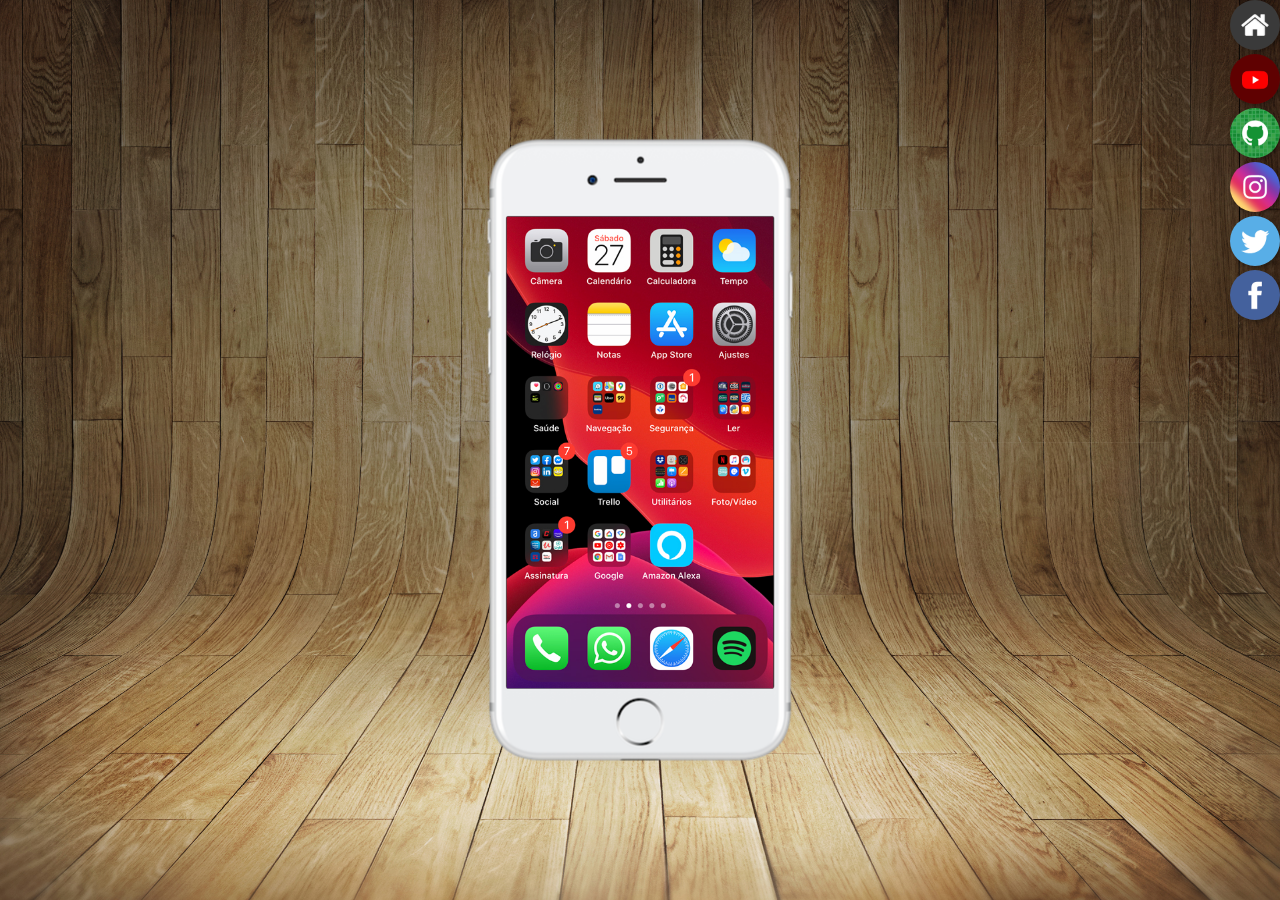
<file: index.html>
<!DOCTYPE html>

<html lang= "pt-br">

<head>
    <meta charset="utf-8">
    <meta http-equiv="x-ua-compatible" content="ie-edge">
    <meta name="viewport" content="width=device-width,initial-scale=1.0">
    
<link rel="shortcut icon" href="favicon.ico" type="image/x-icon">
<link rel="stylesheet" href="style.css">
    <title>Projeto Redes Sociais</title>

</head>
<body>
    <main>
        <section id="telefone">
            <iframe src="home.html" name="tela" id="tela" frameborder="0"> Seu navegador não é compatível com isso. </iframe>

        </section>
        <section id="redessociais">
            <a href="home.html" target="tela"><img src="imagens/logo-home.jpg" alt="Home"></a><br>

            <a href="youtube.html" target="tela"><img src="imagens/logo-youtube.jpg" alt="Youtube"></a><br>

            <a href="github.html" target="tela"><img src="imagens/logo-github.jpg" alt="Github"></a><br>

            <a href="instagram.html" target="tela"><img src="imagens/logo-instagram.jpg" alt="Instagram"></a><br>

            <a href="twitter.html" target="tela"><img src="imagens/logo-twitter.jpg" alt="Twiter"></a><br>

            <a href="facebook.html" target="tela"><img src="imagens/logo-facebook.jpg" alt="Facebook"></a><br>

        </section>
    </main>
    
    
</body>
</html>
</file>
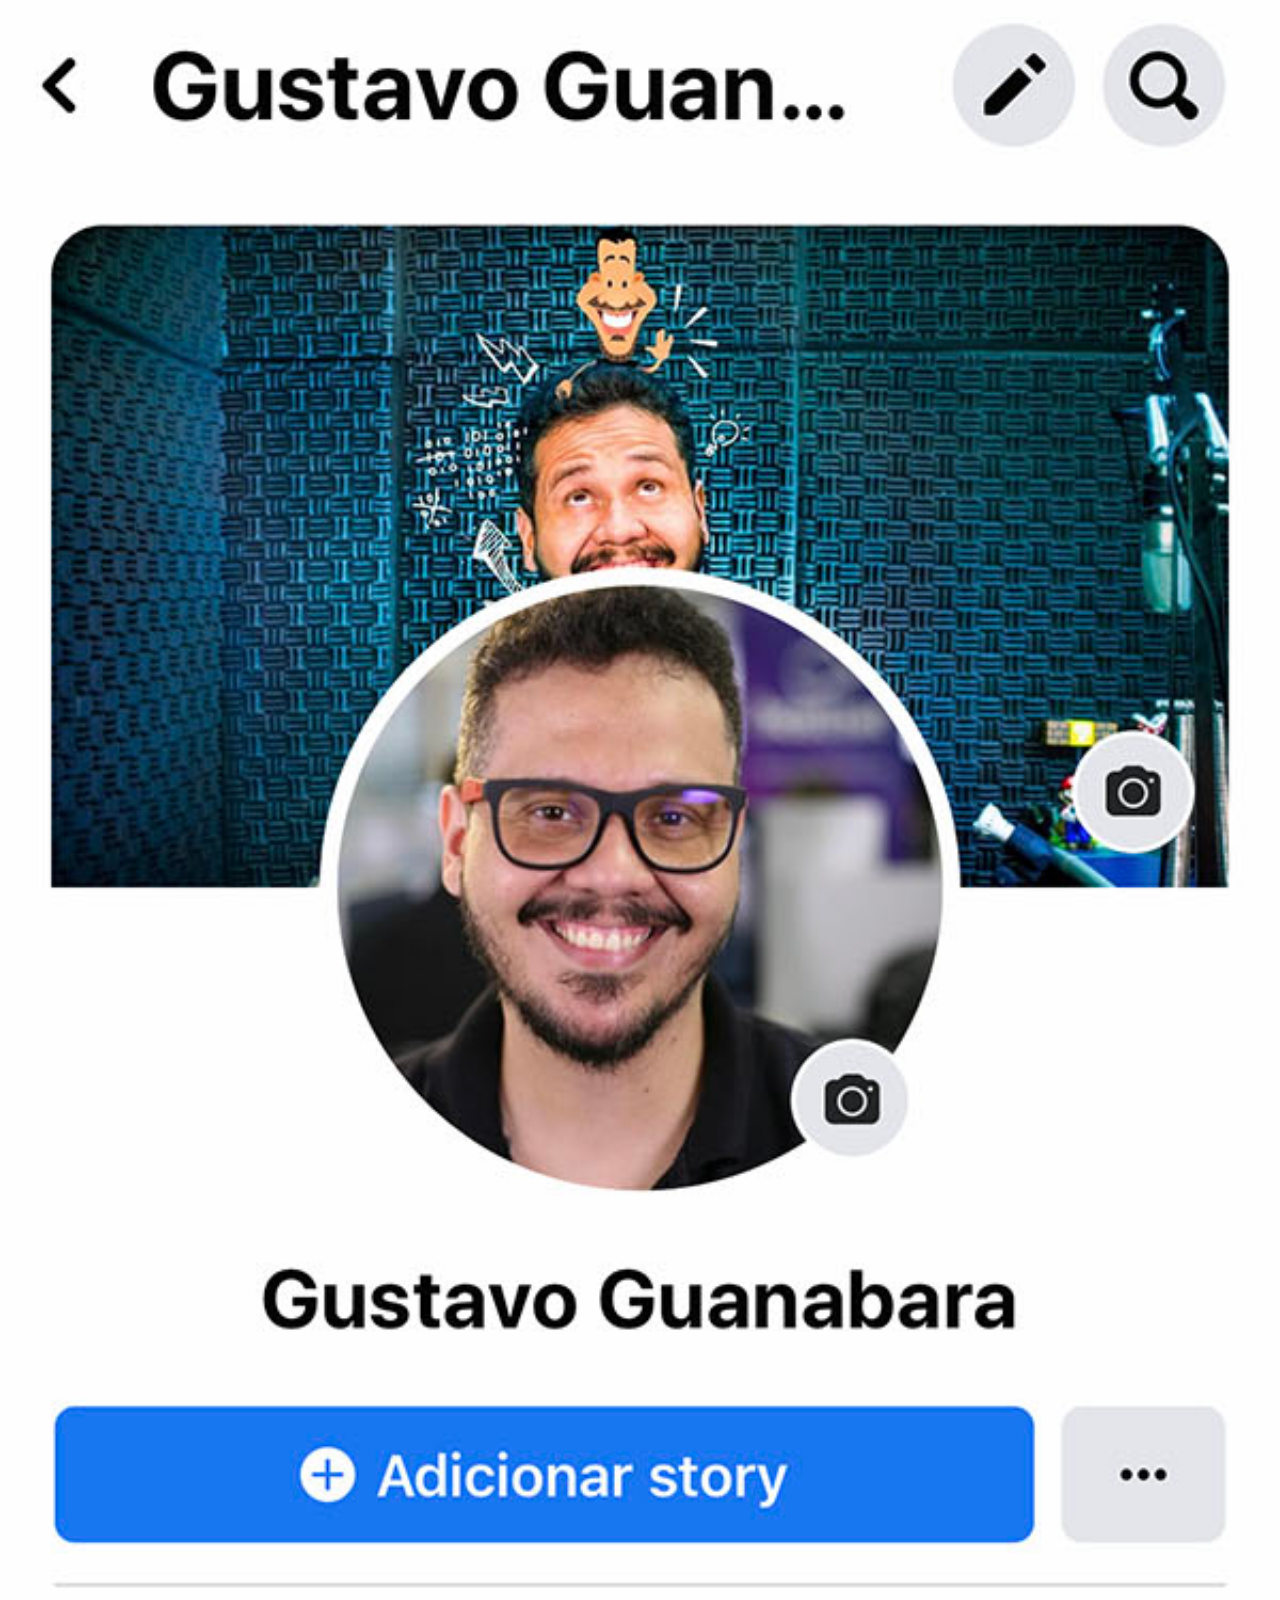
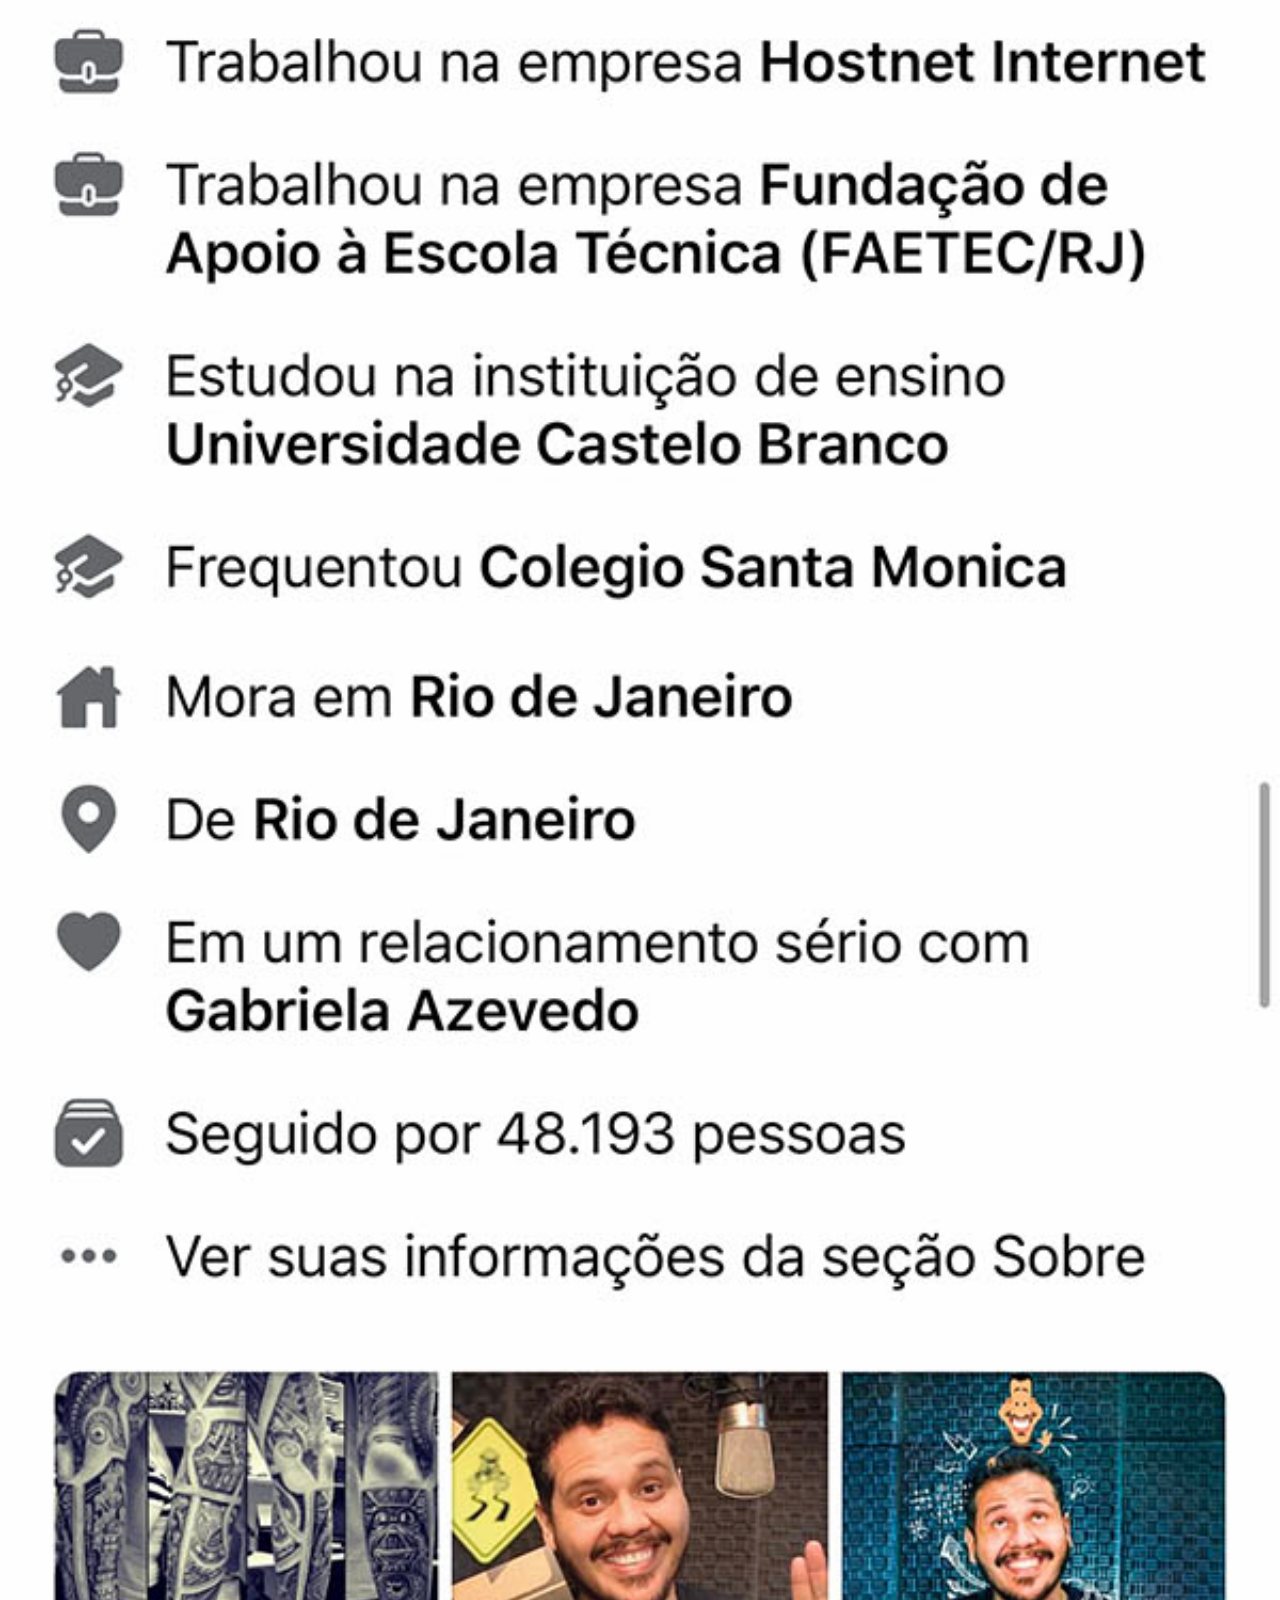
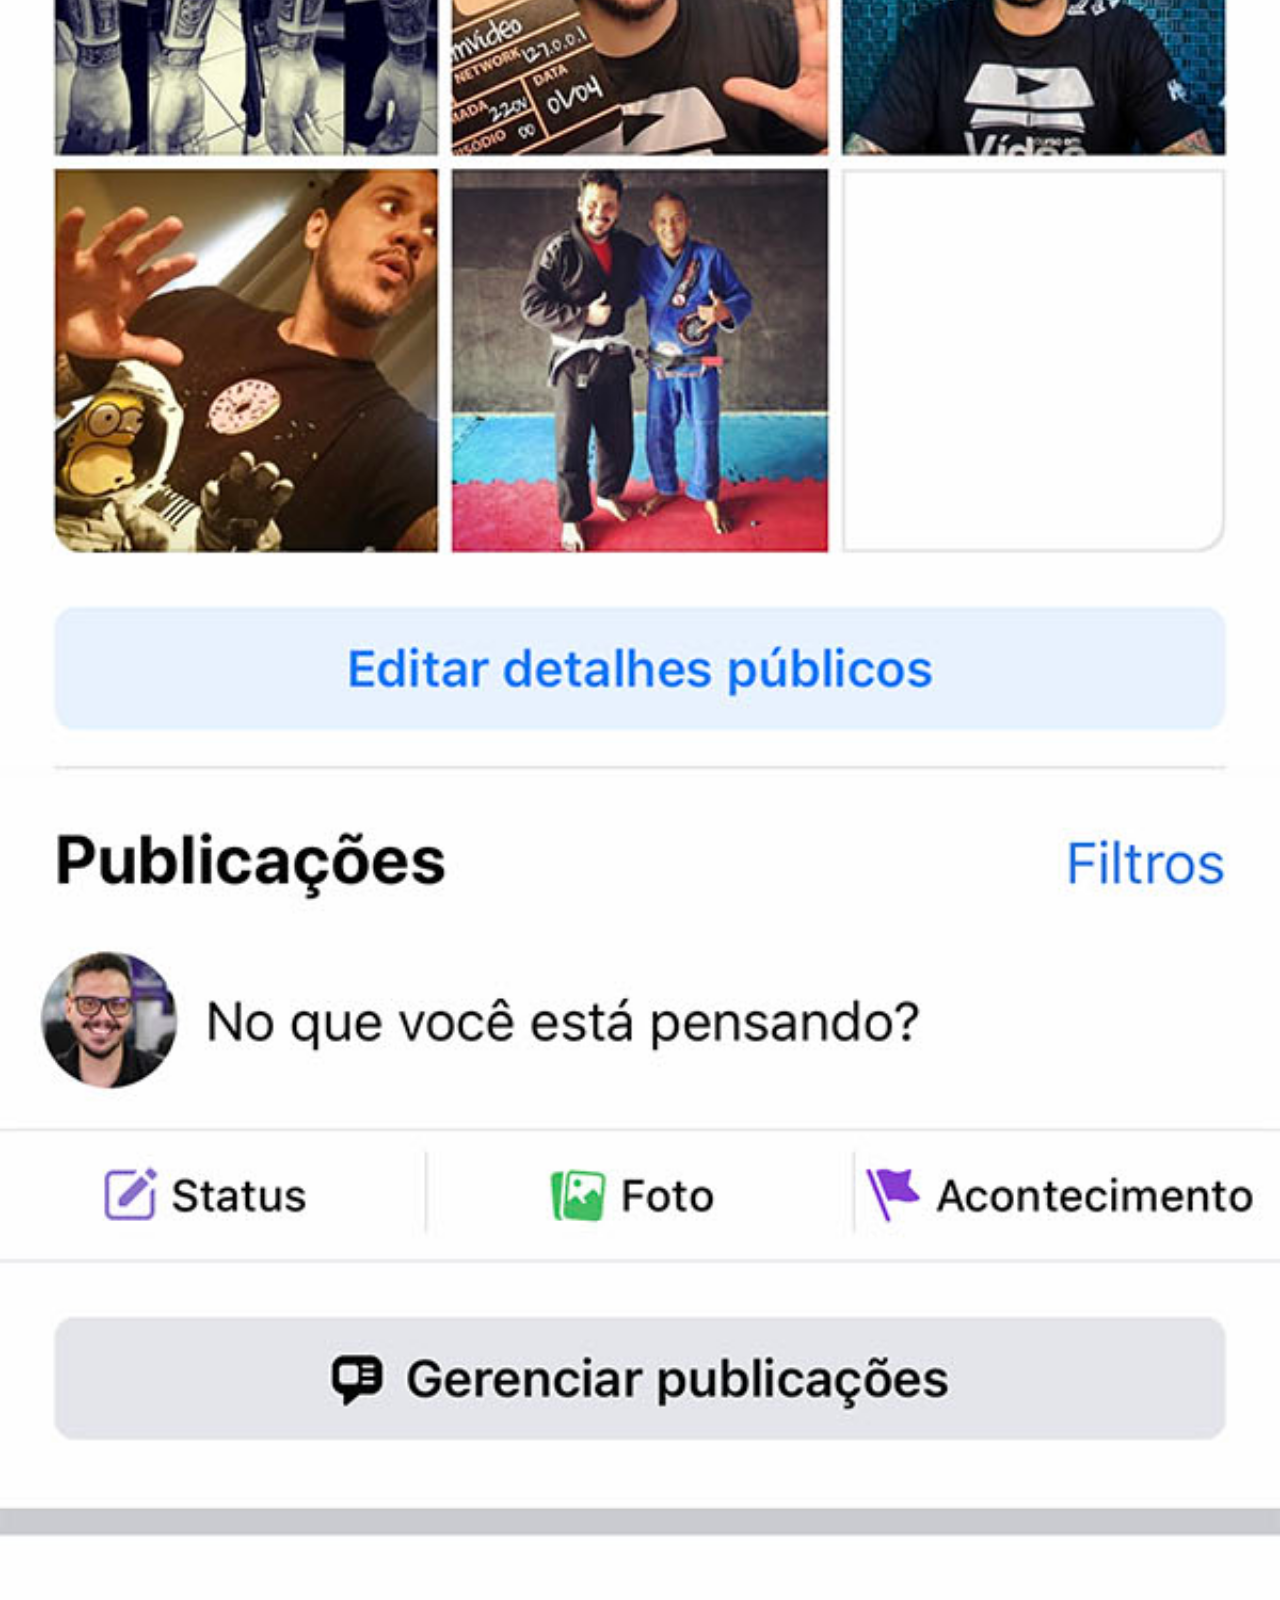
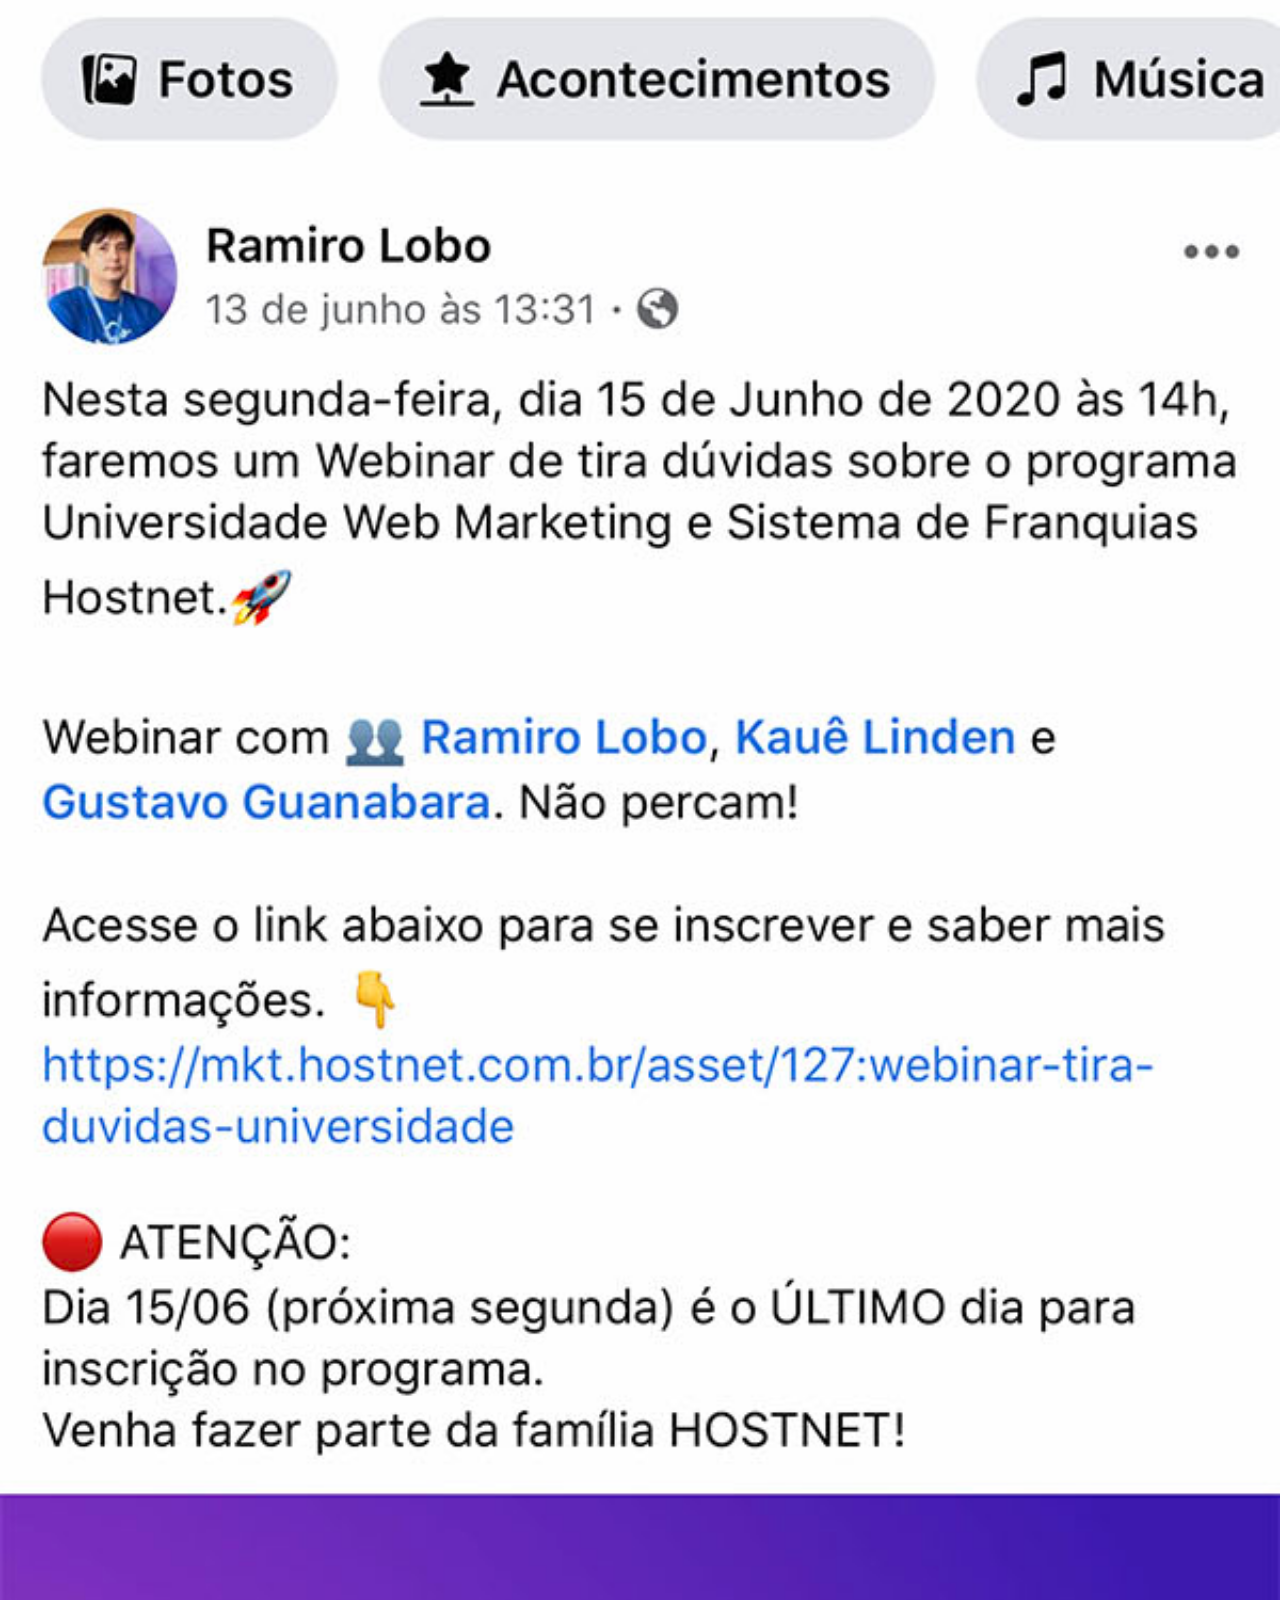
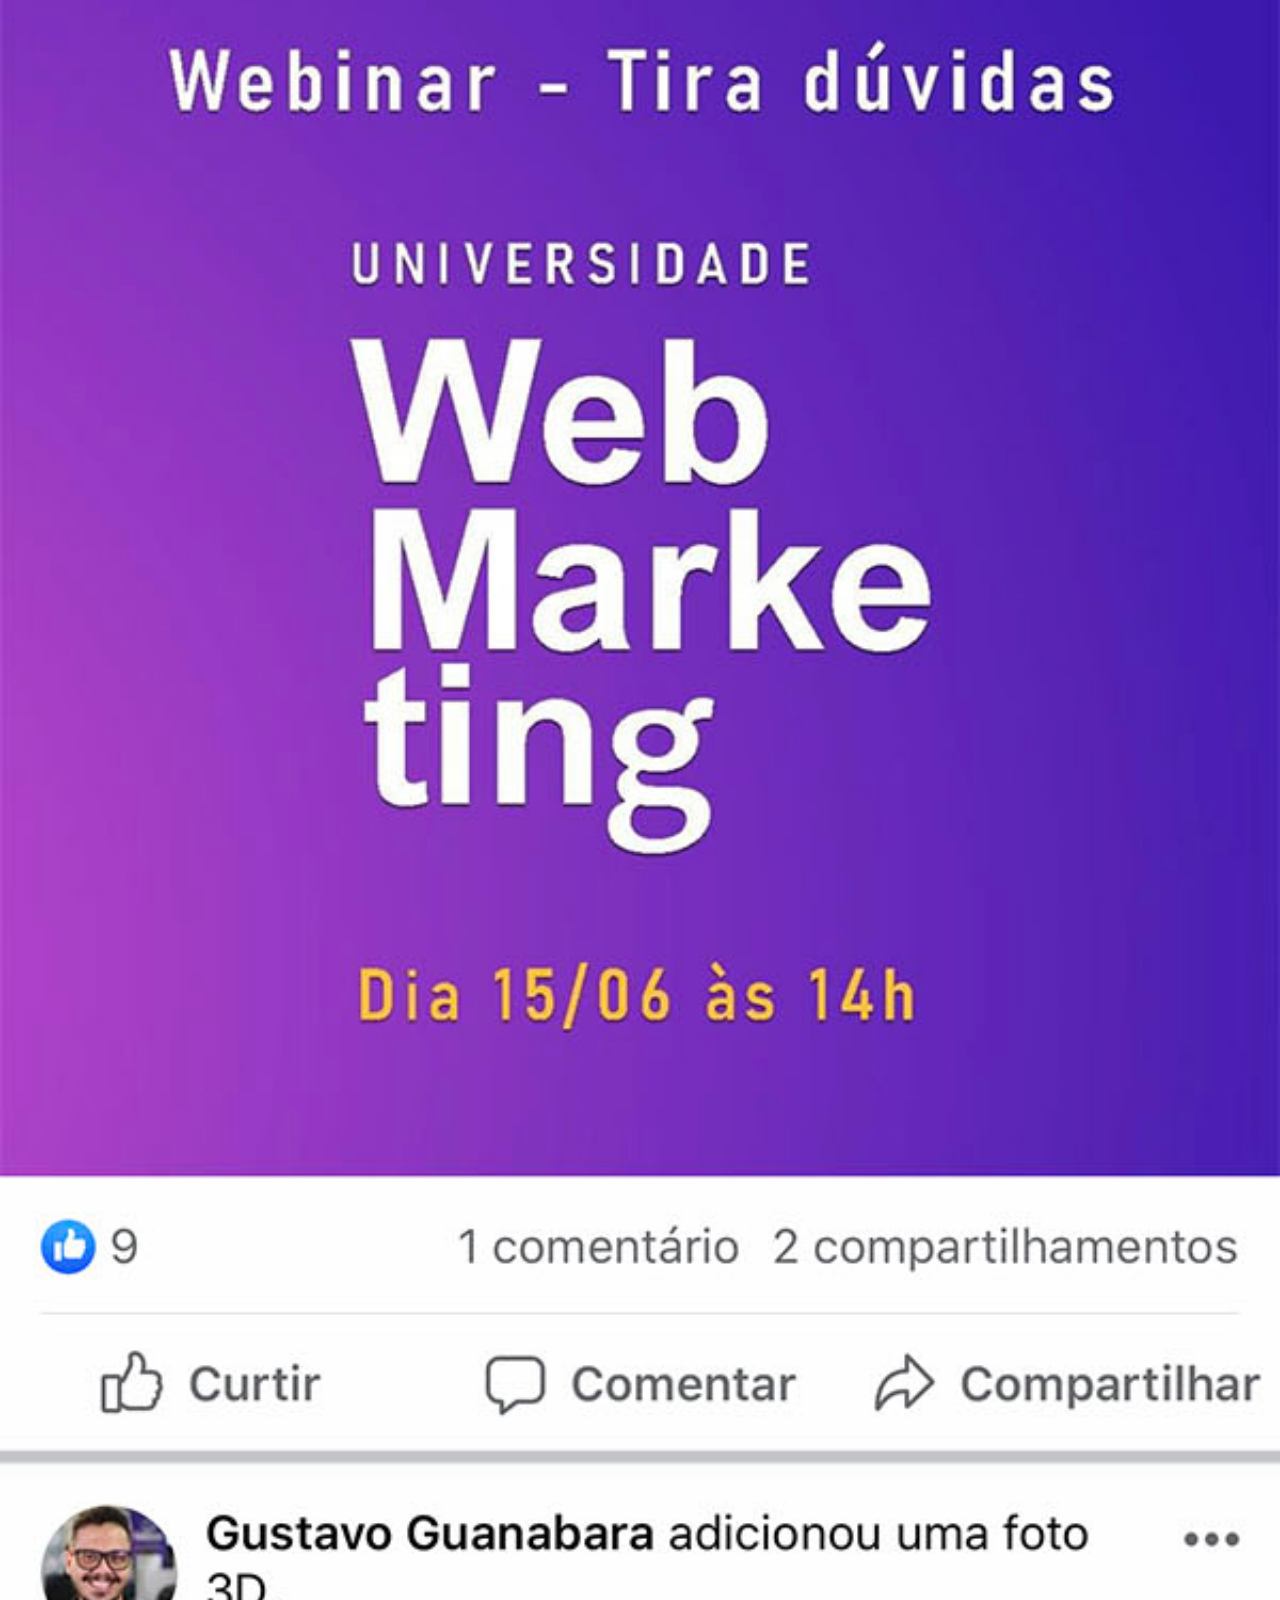
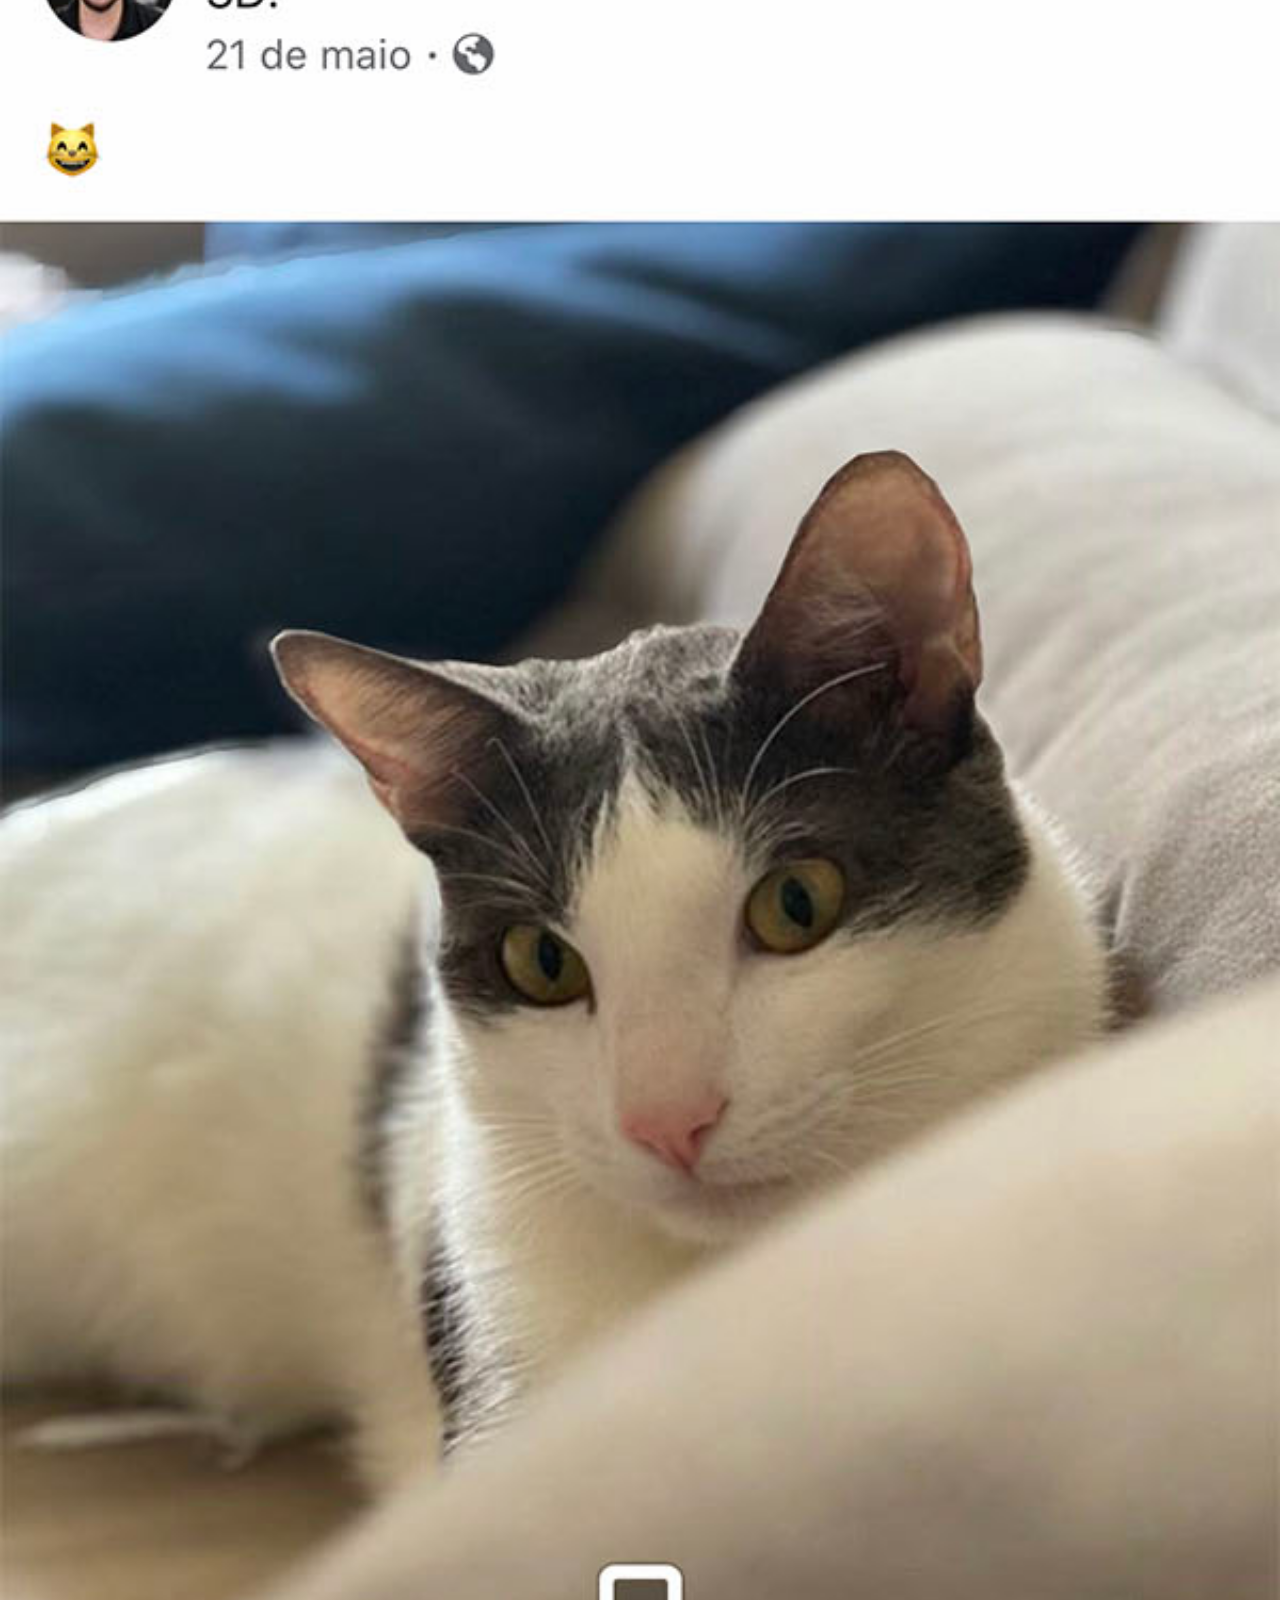
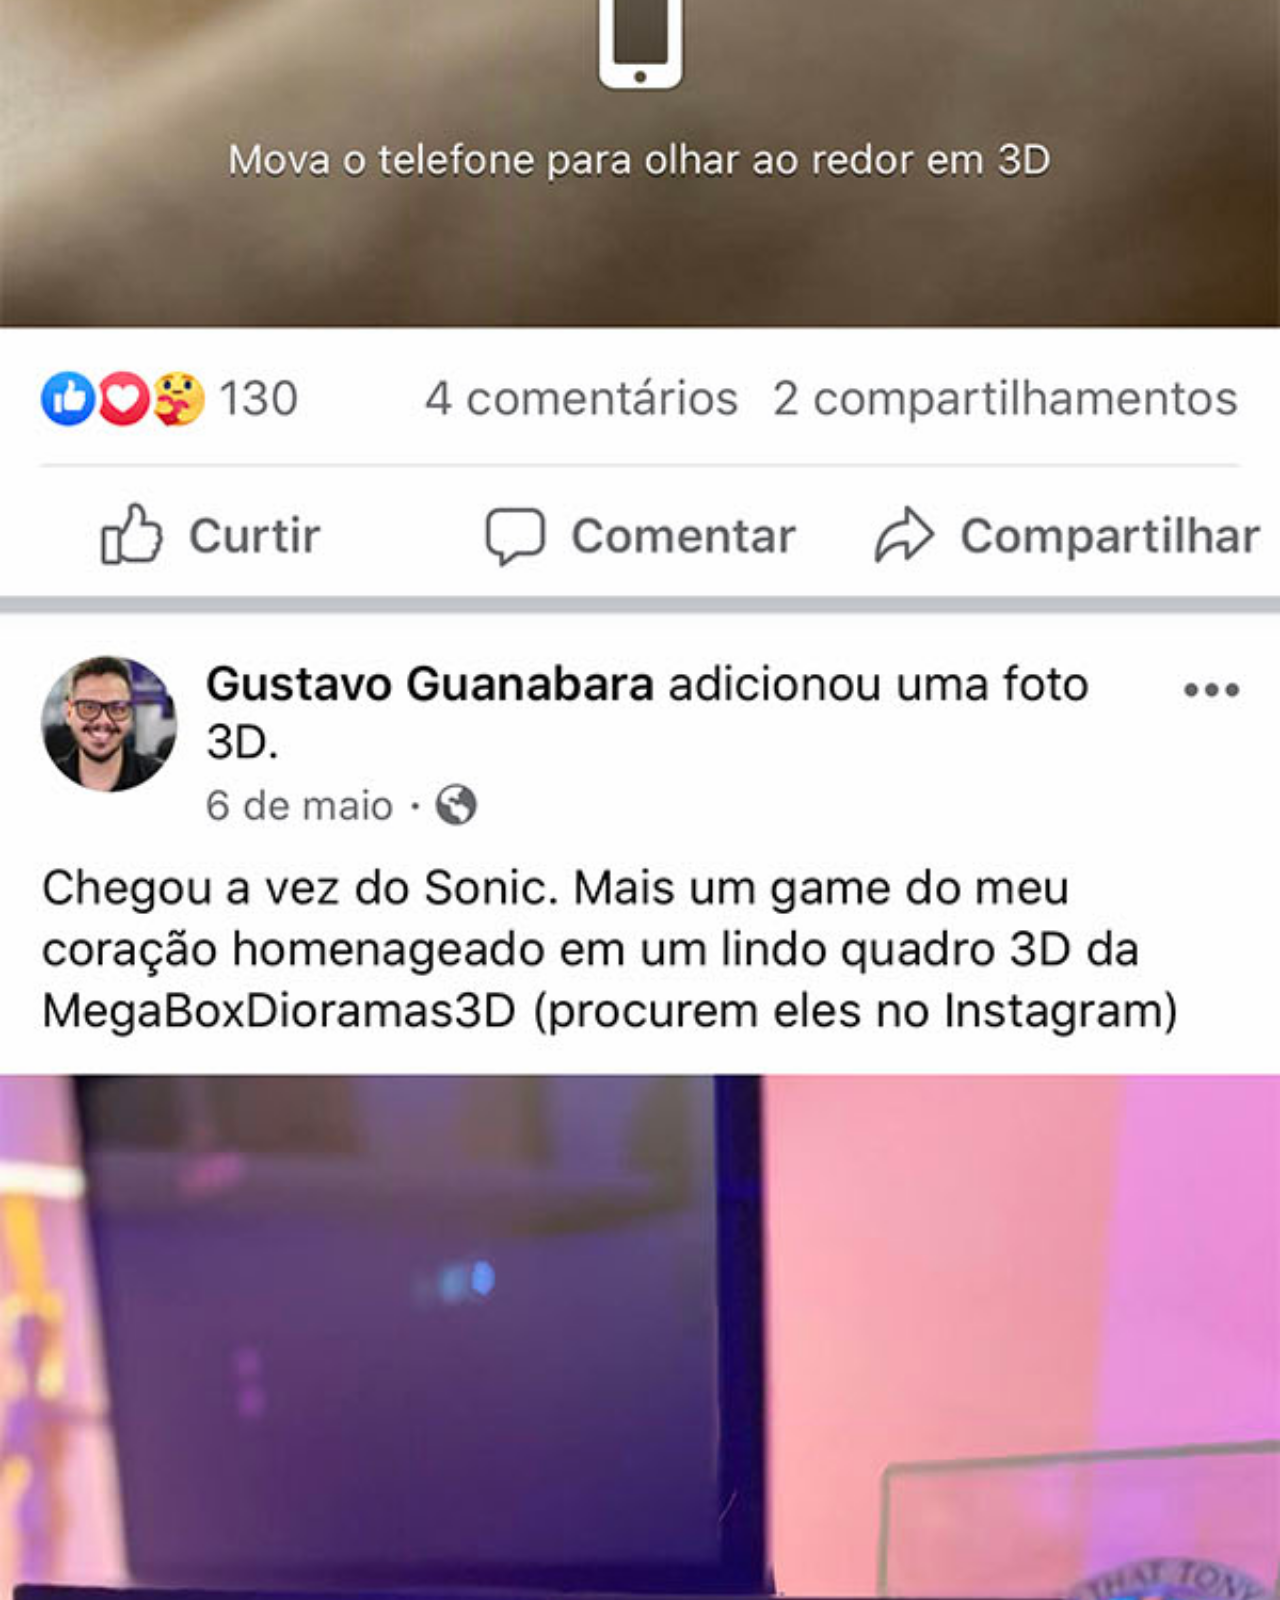
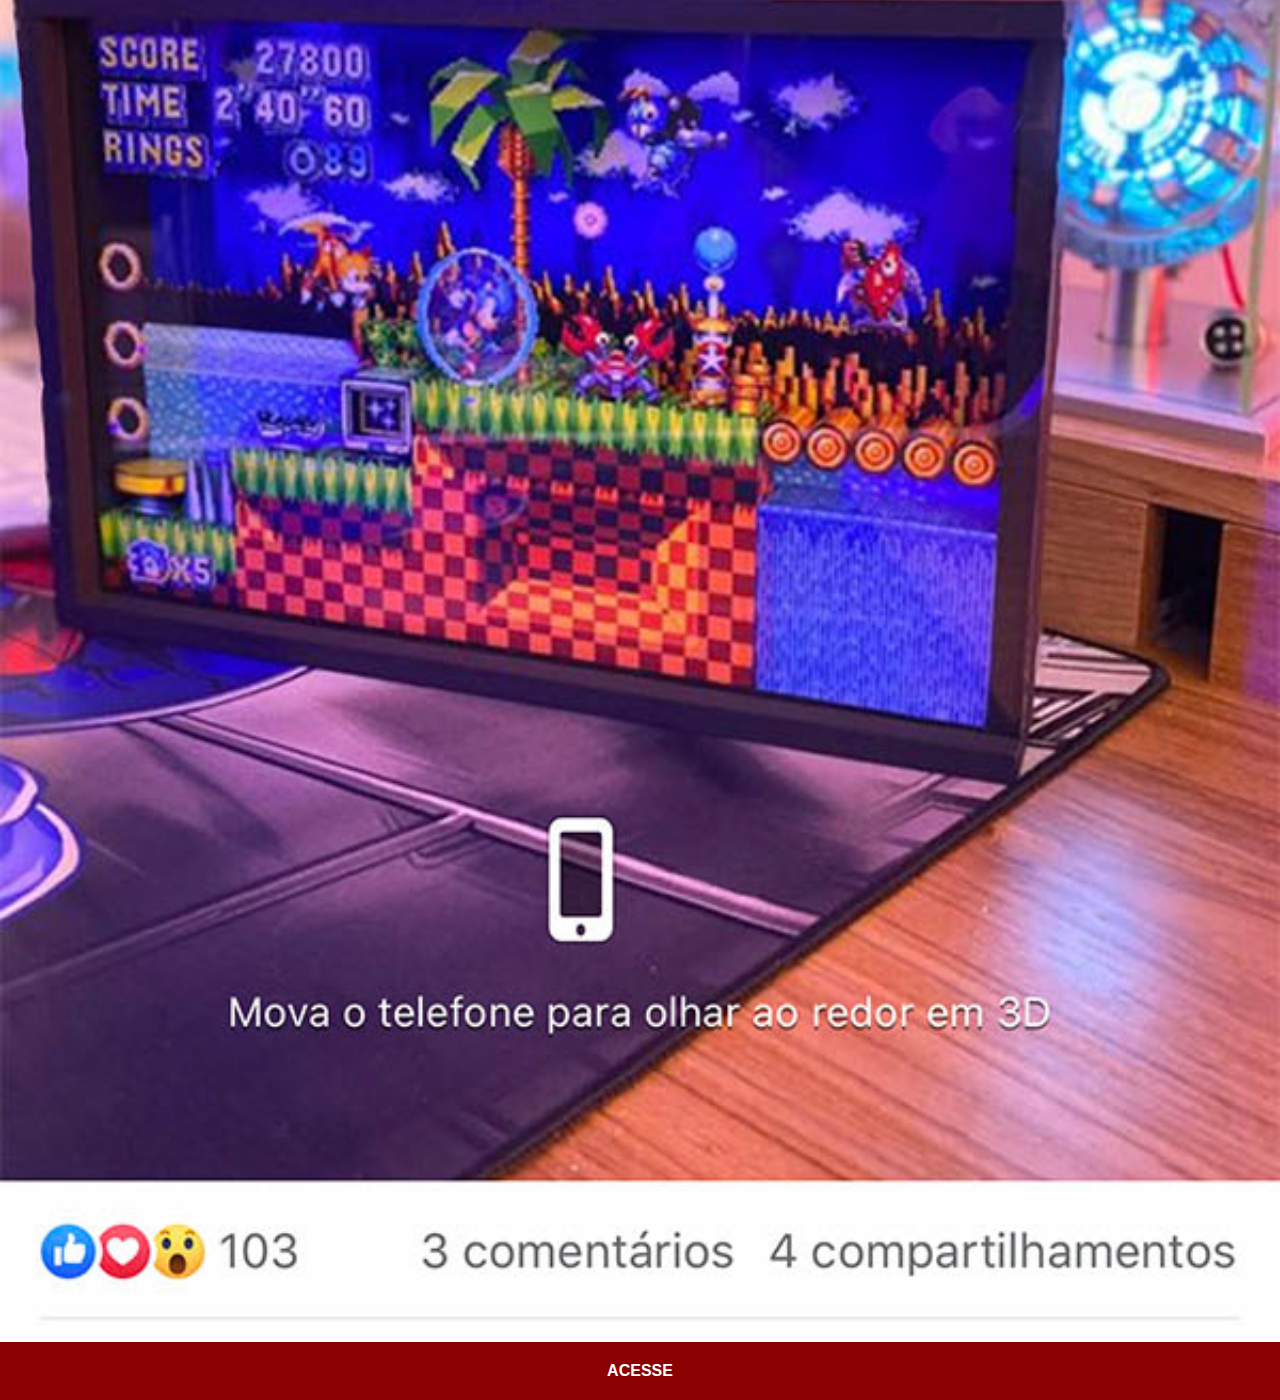
<file: facebook.html>
<!DOCTYPE html>
<html lang="pt-br">
<head>
    <meta charset="UTF-8">
    <meta http-equiv="X-UA-Compatible" content="IE=edge">
    <meta name="viewport" content="width=device-width, initial-scale=1.0">
    <title>Facebook</title>
    <link rel="stylesheet" href="social.css">
</head>
<body>
    <img src="imagens/tela-facebook.jpg" alt="Facebook">
    <a href="https://pt-br.facebook.com/" target="_blank">ACESSE</a>
    
</body>
</html>
</file>
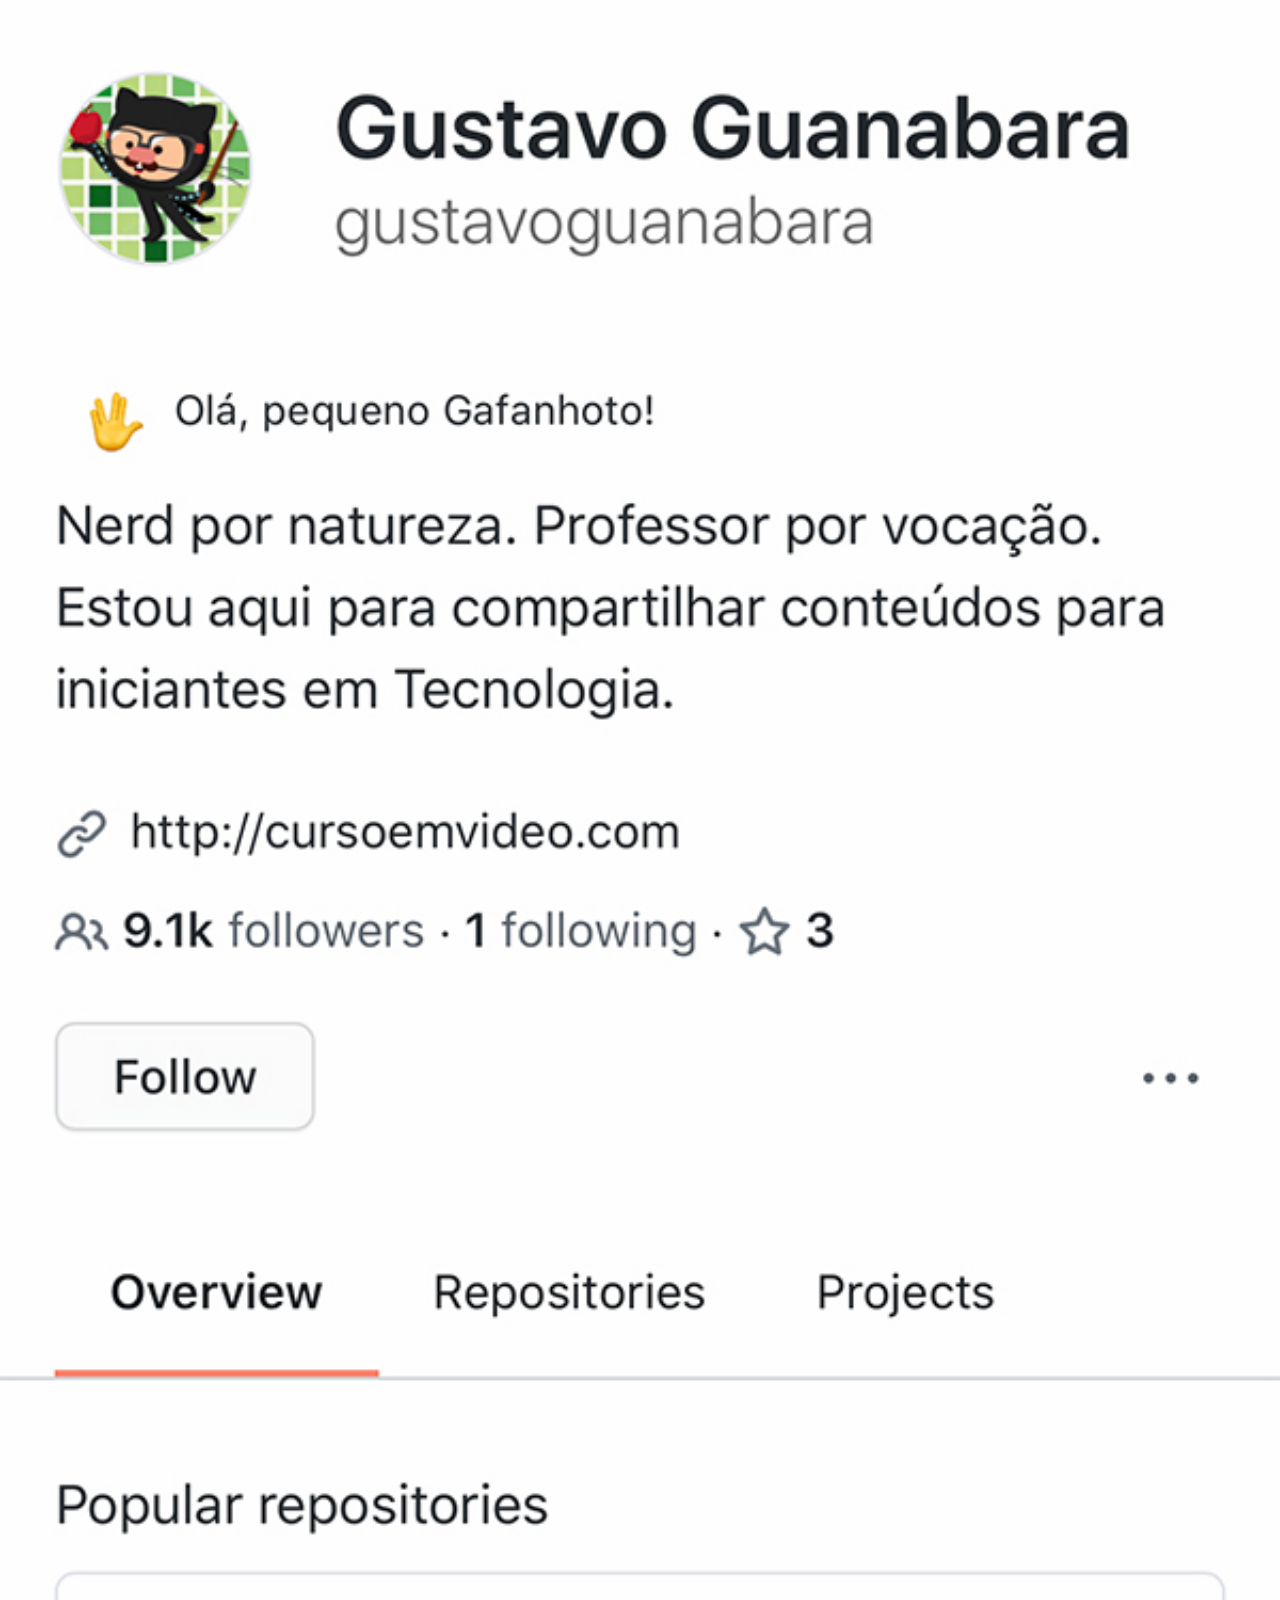
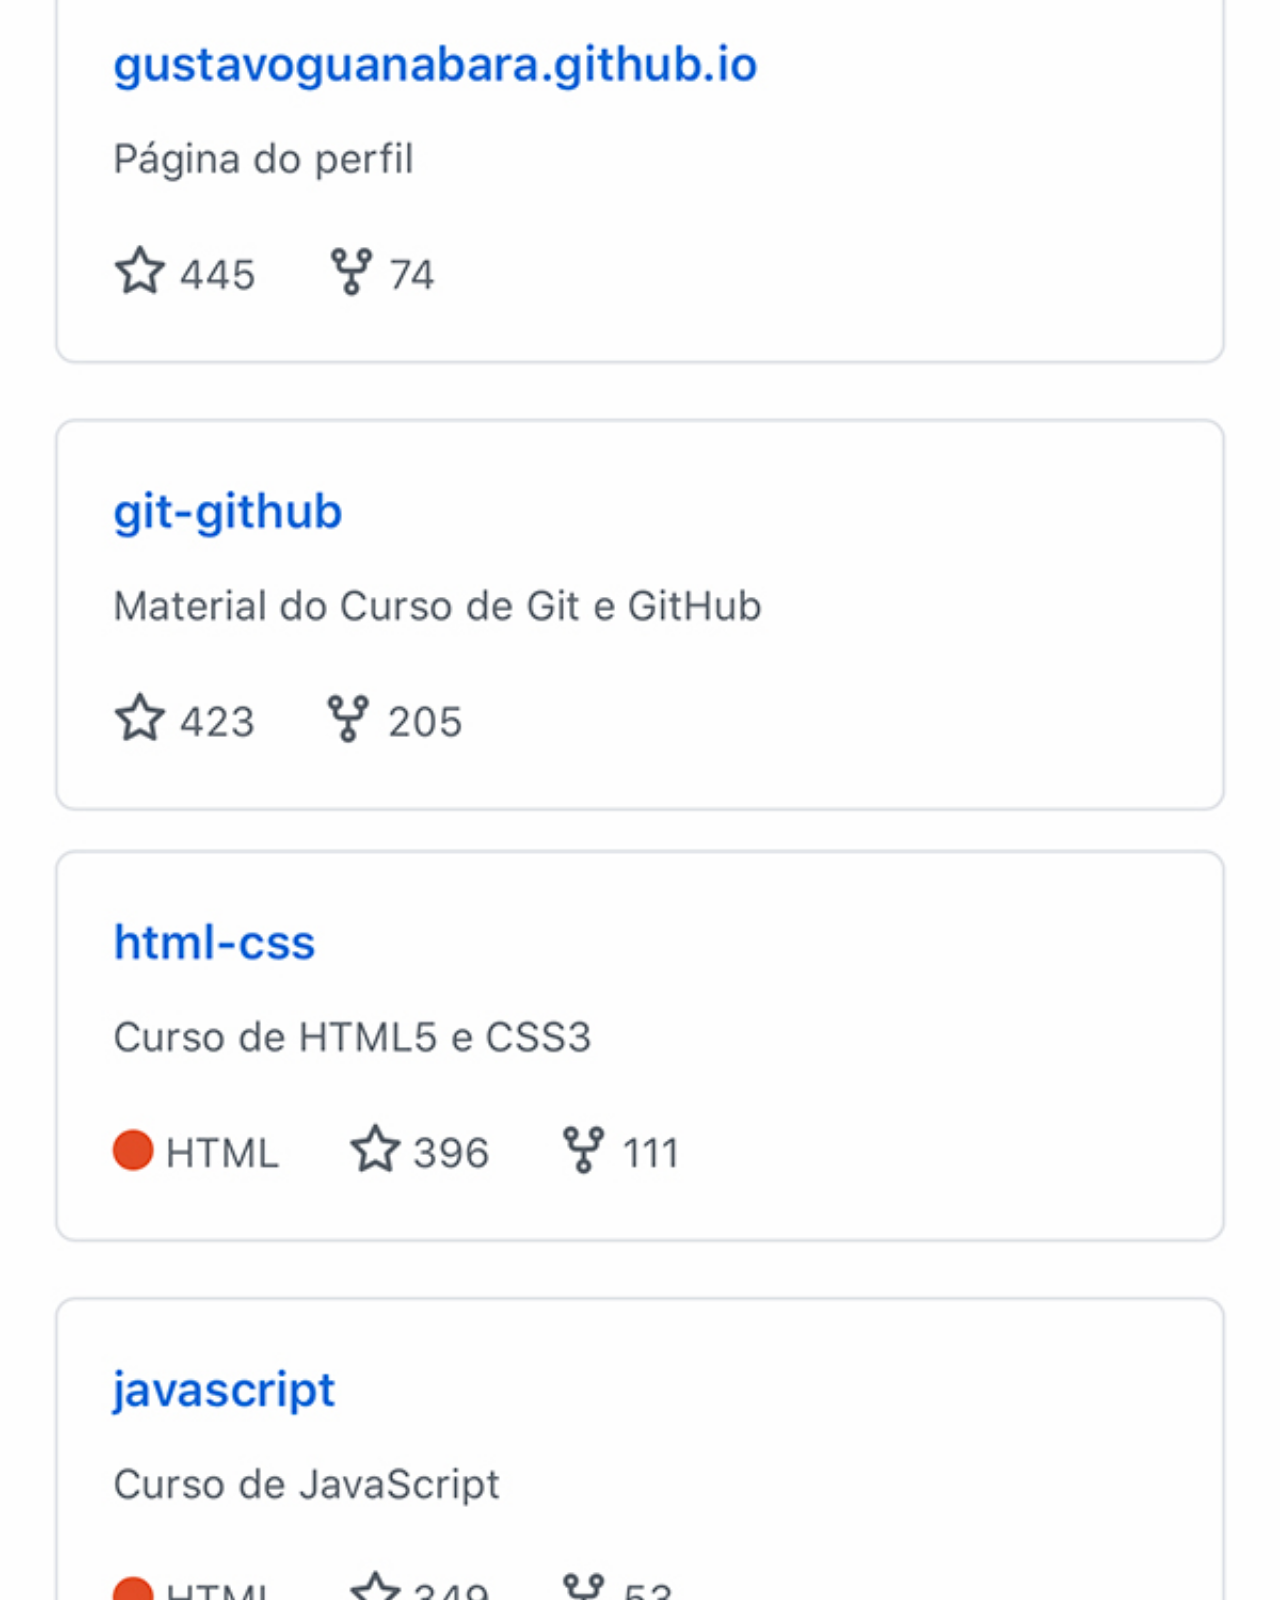
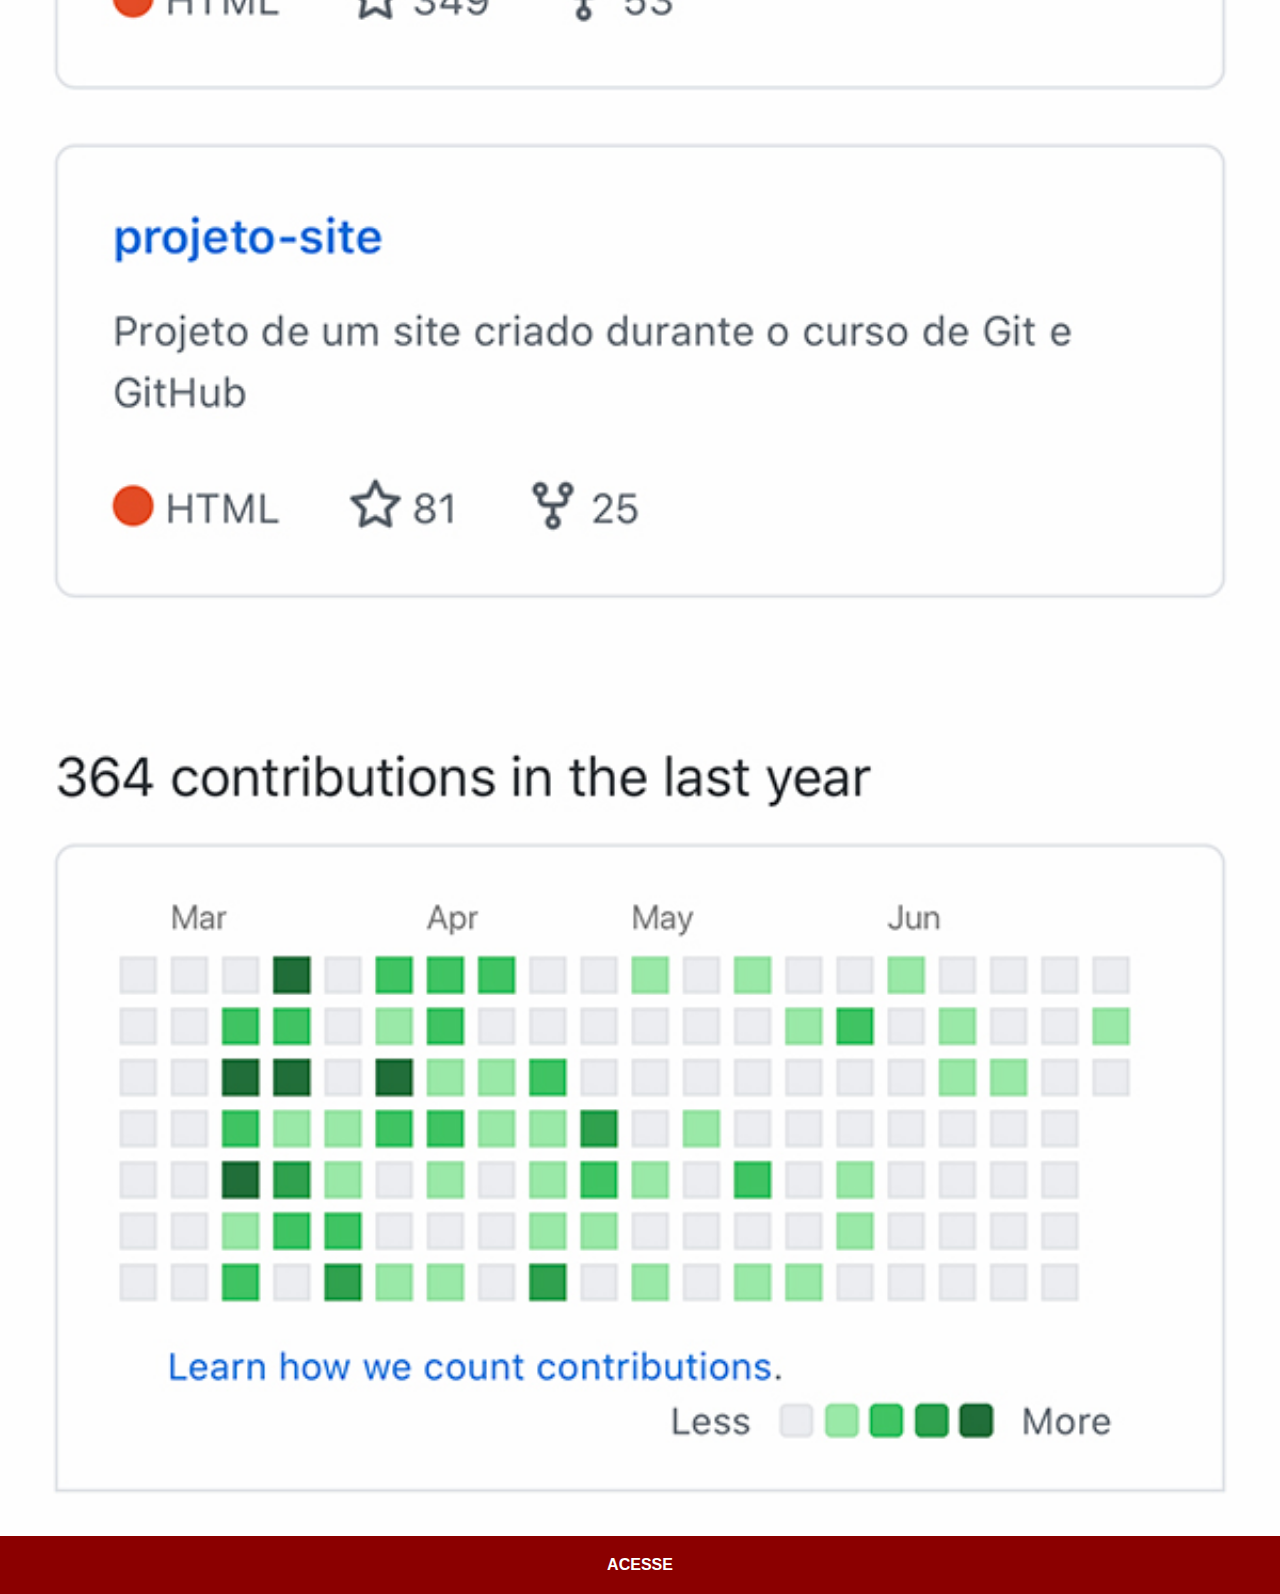
<file: github.html>
<!DOCTYPE html>
<html lang="pt-br">
<head>
    <meta charset="UTF-8">
    <meta http-equiv="X-UA-Compatible" content="IE=edge">
    <meta name="viewport" content="width=device-width, initial-scale=1.0">
    <title>github</title>
    <link rel="stylesheet" href="social.css">
</head>
<body>
    <img src="imagens/tela-github.jpg" alt="github">
    <a href="https://github.com/gustavoguanabara" target="_blank">ACESSE</a>
    
</body>
</html>
</file>
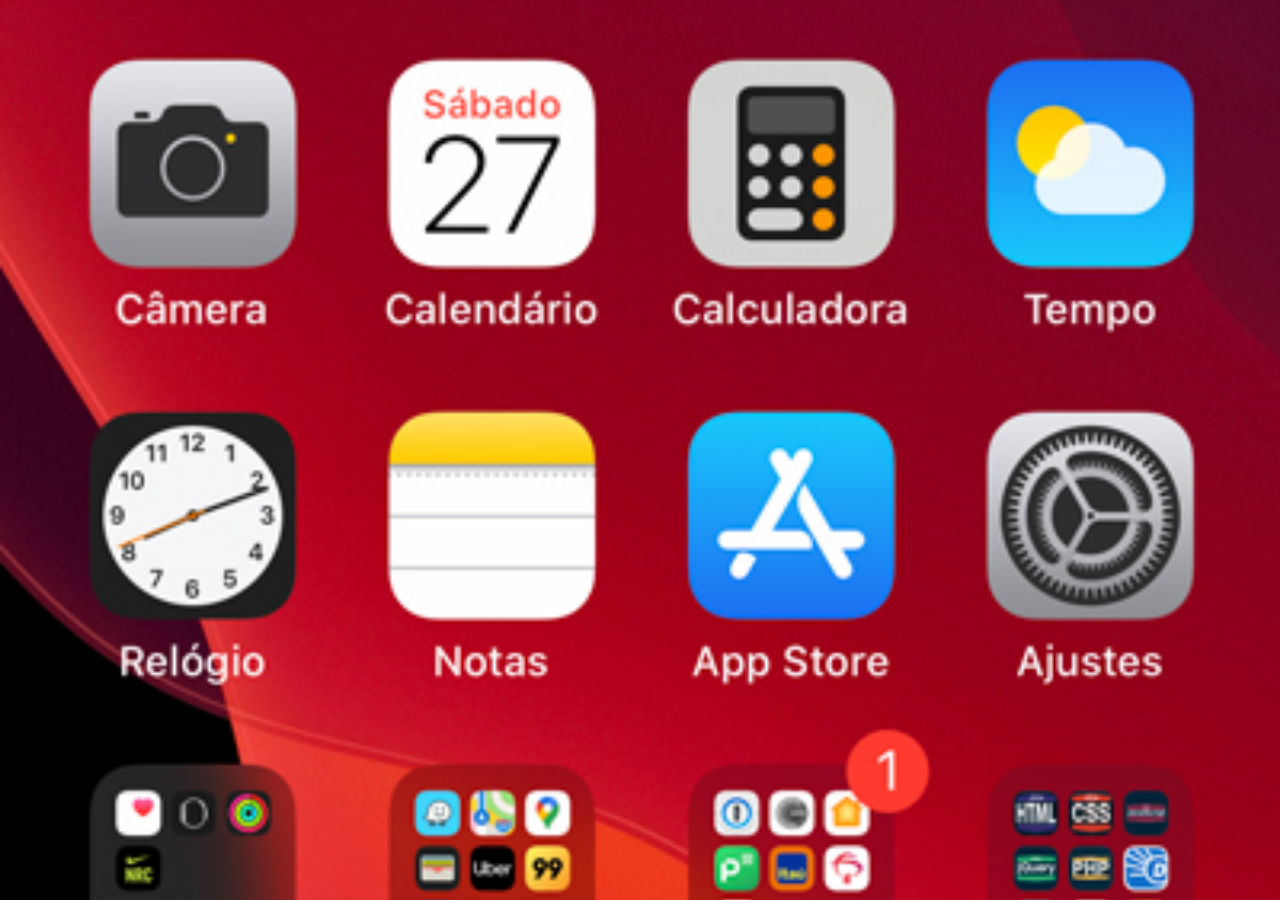
<file: home.html>
<!DOCTYPE html>
<html lang="pt-br">
<head>
    <meta charset="UTF-8">
    <meta http-equiv="X-UA-Compatible" content="IE=edge">
    <meta name="viewport" content="width=device-width, initial-scale=1.0">
    <title>Home</title>
    <style>
        * {
            margin: 0px;
            padding: 0px;
        }
        body {
            width: 100vw;
            height: 100vh;
            background: black url('imagens/tela-home.jpg') no-repeat top center;
            background-size: cover;
        }
    </style>
</head>
<body>
    
</body>
</html>
</file>
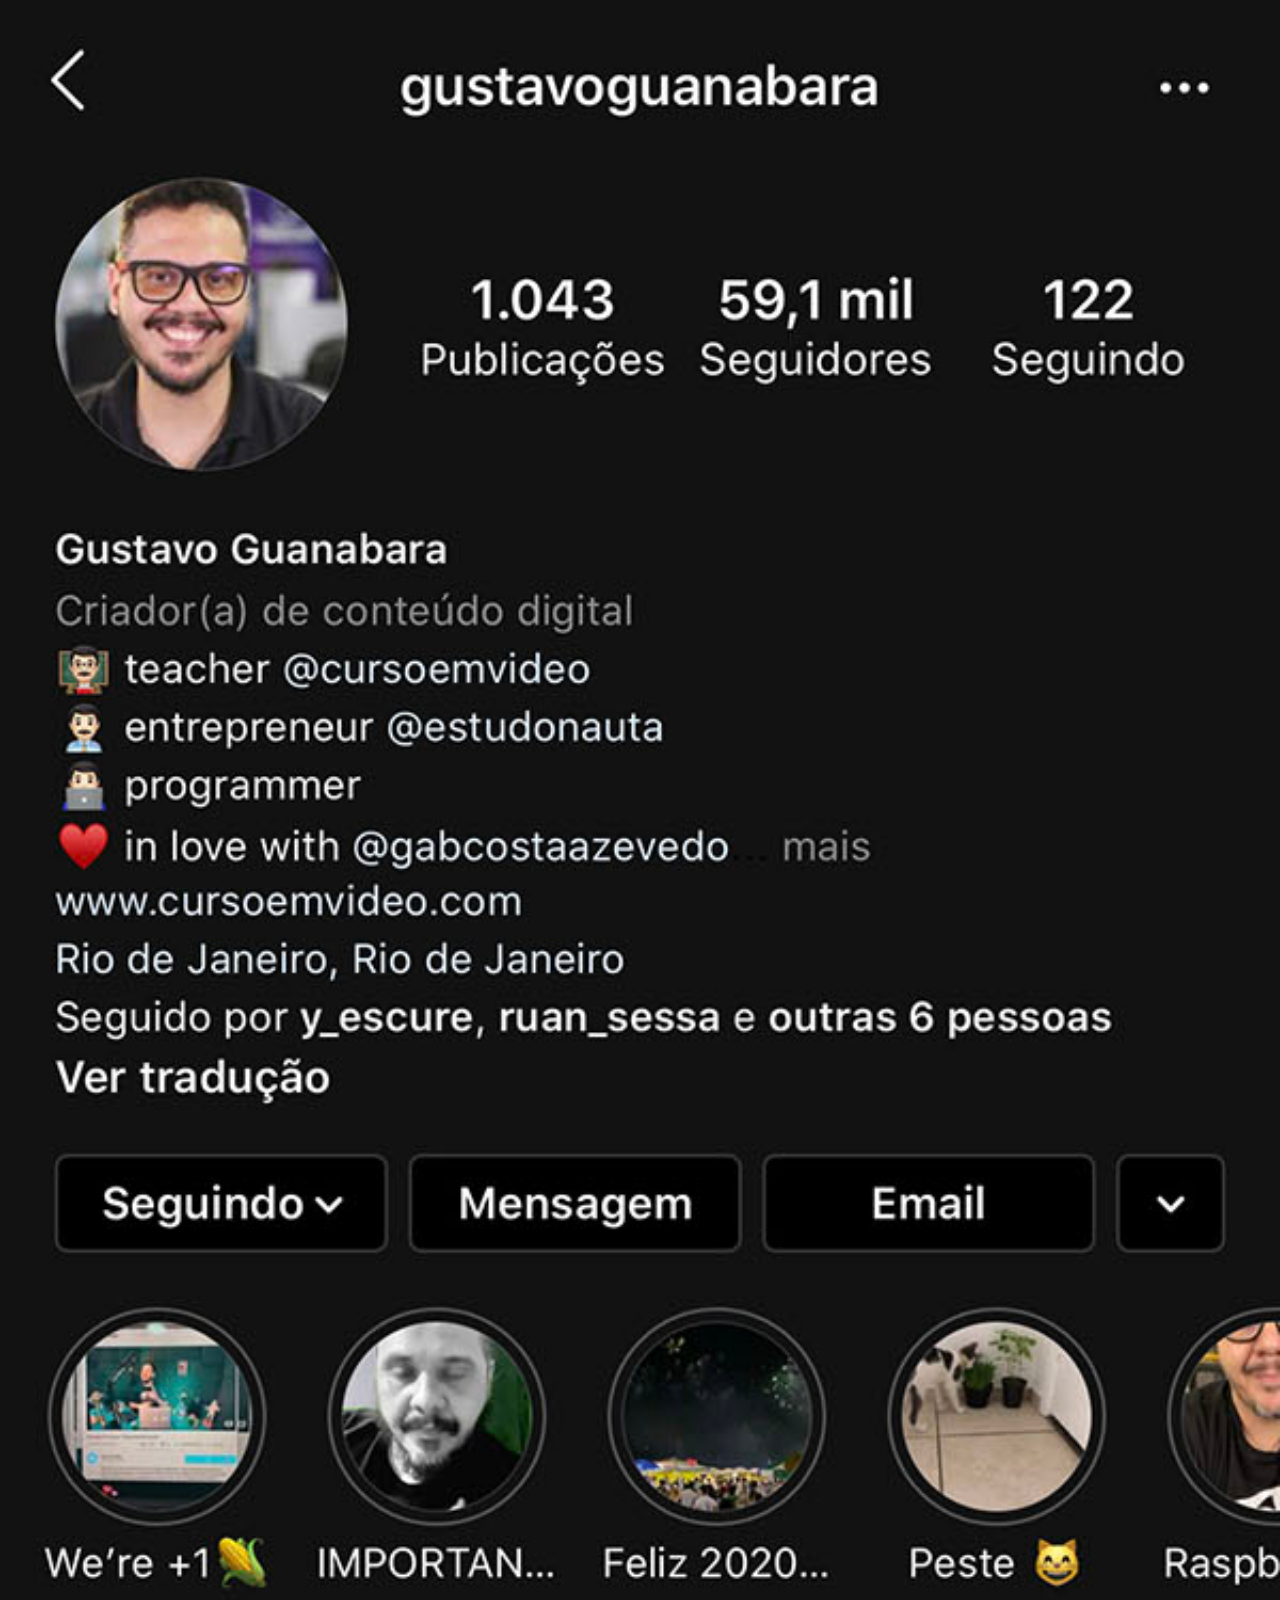
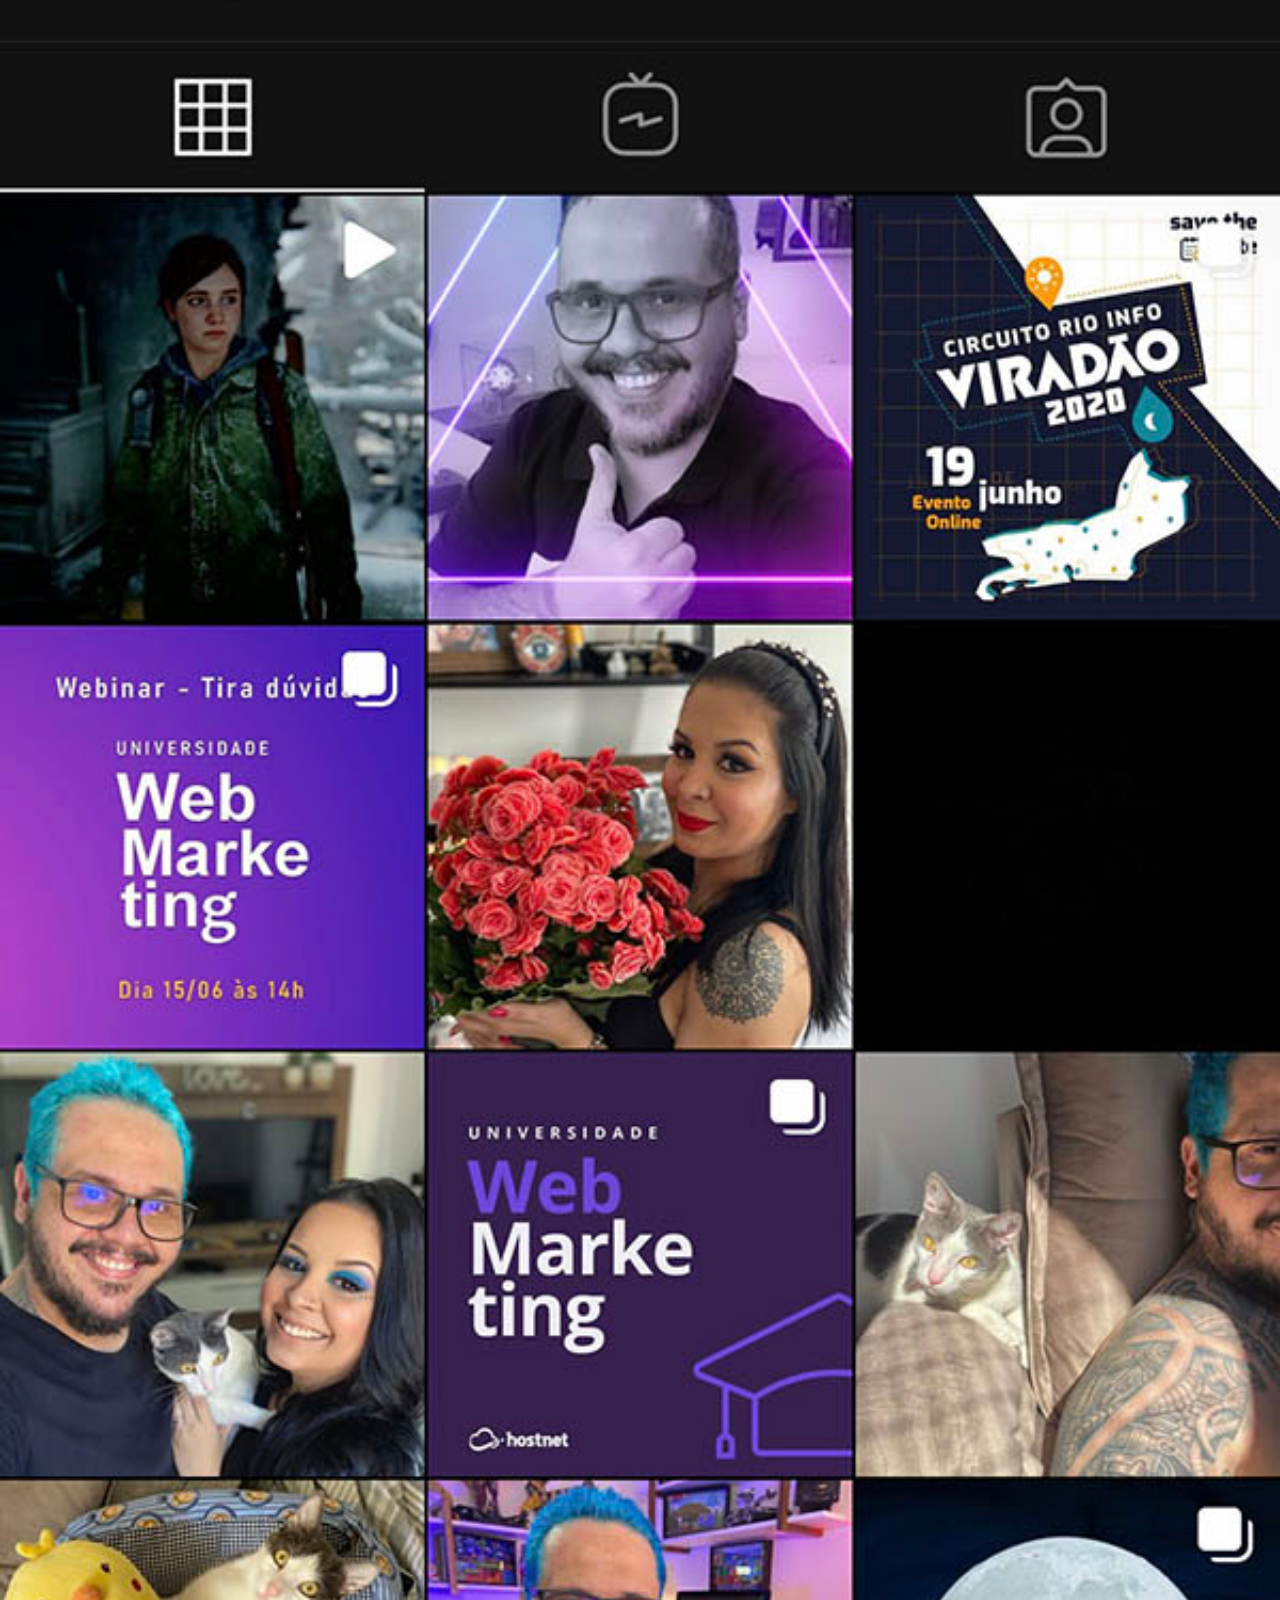
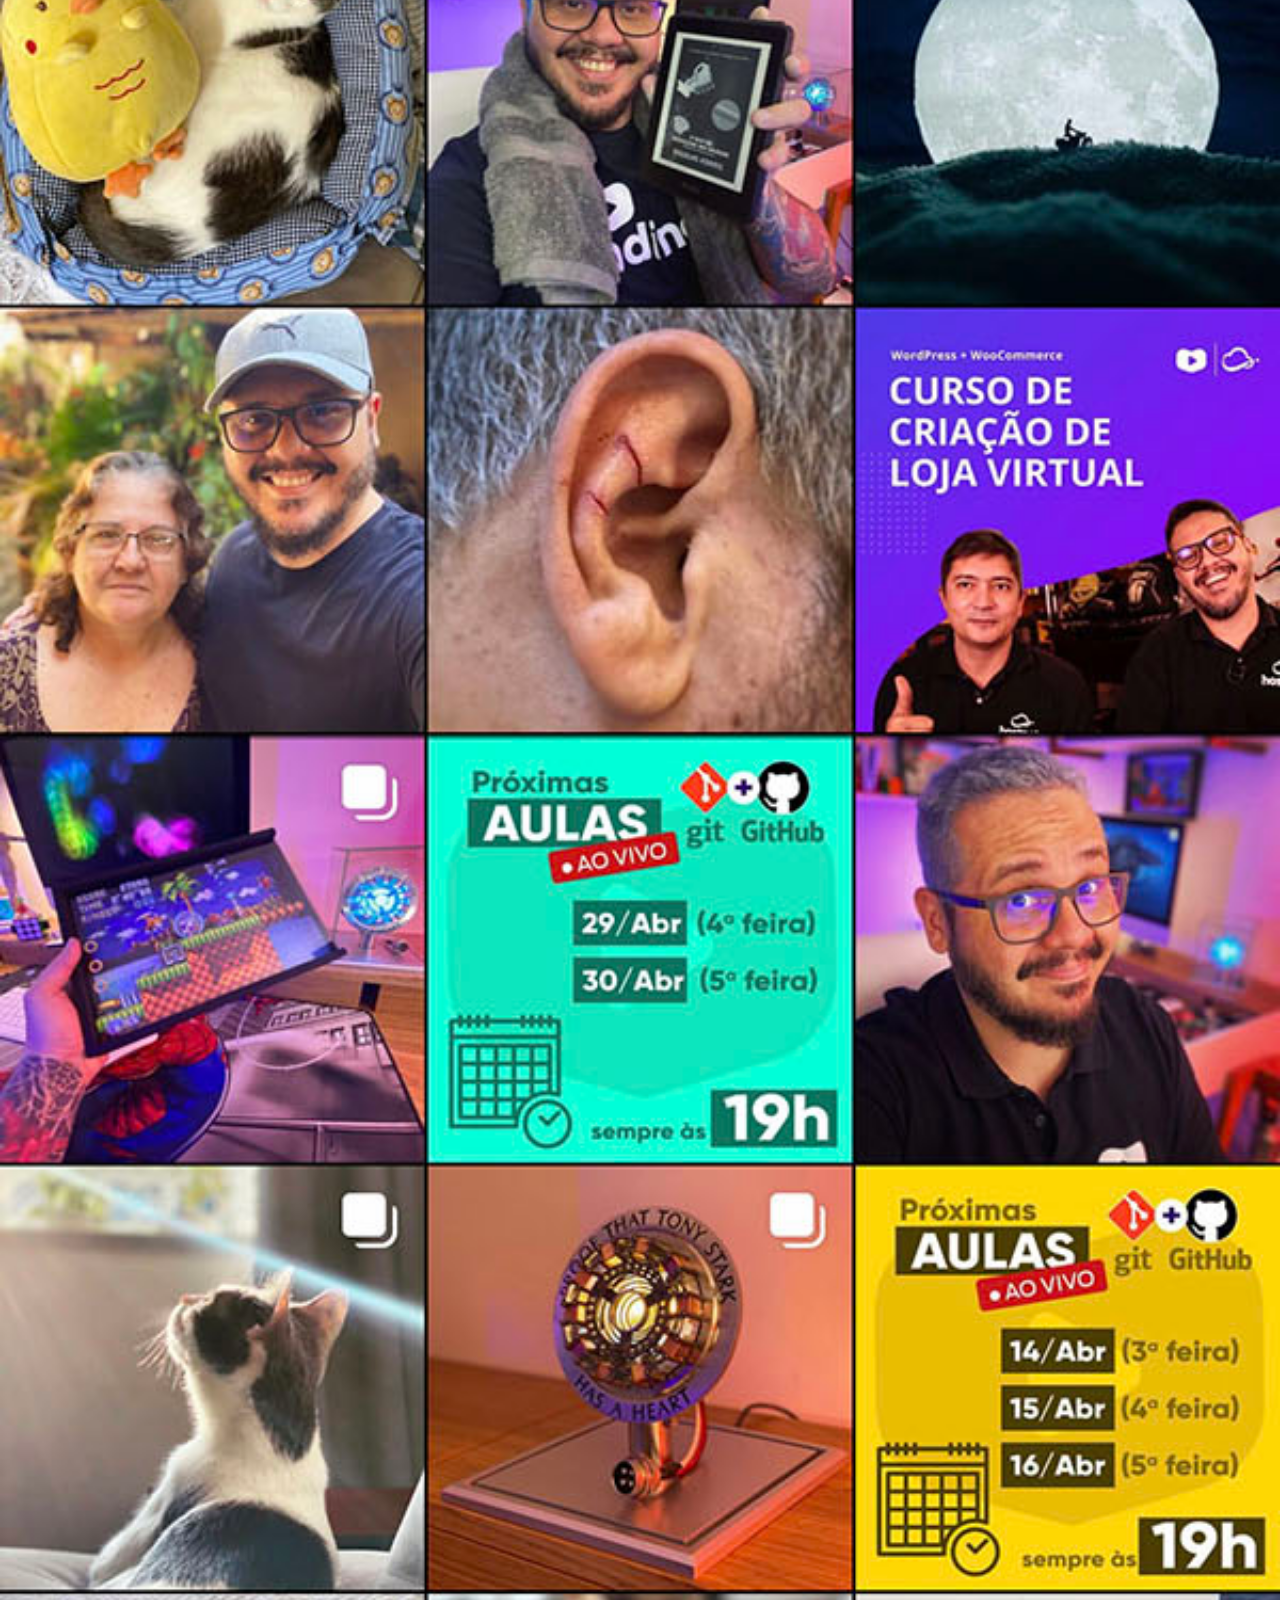
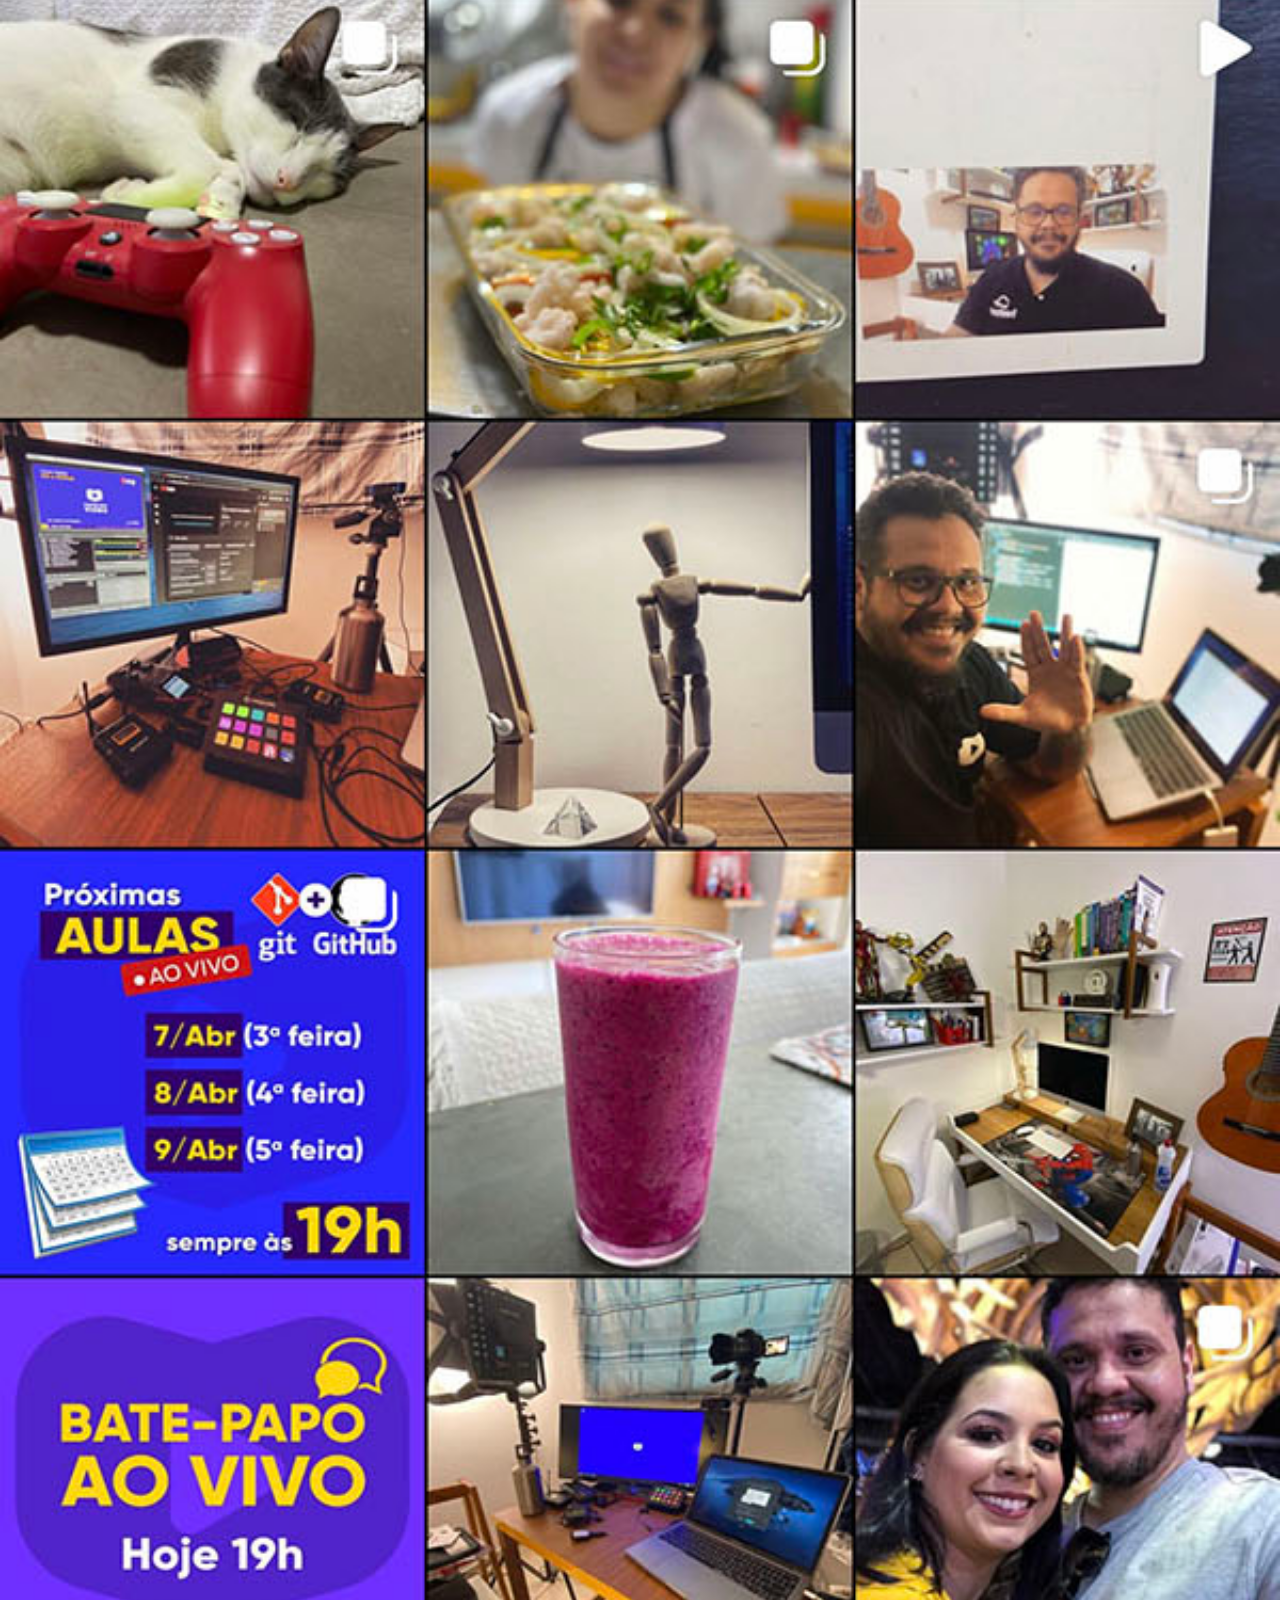
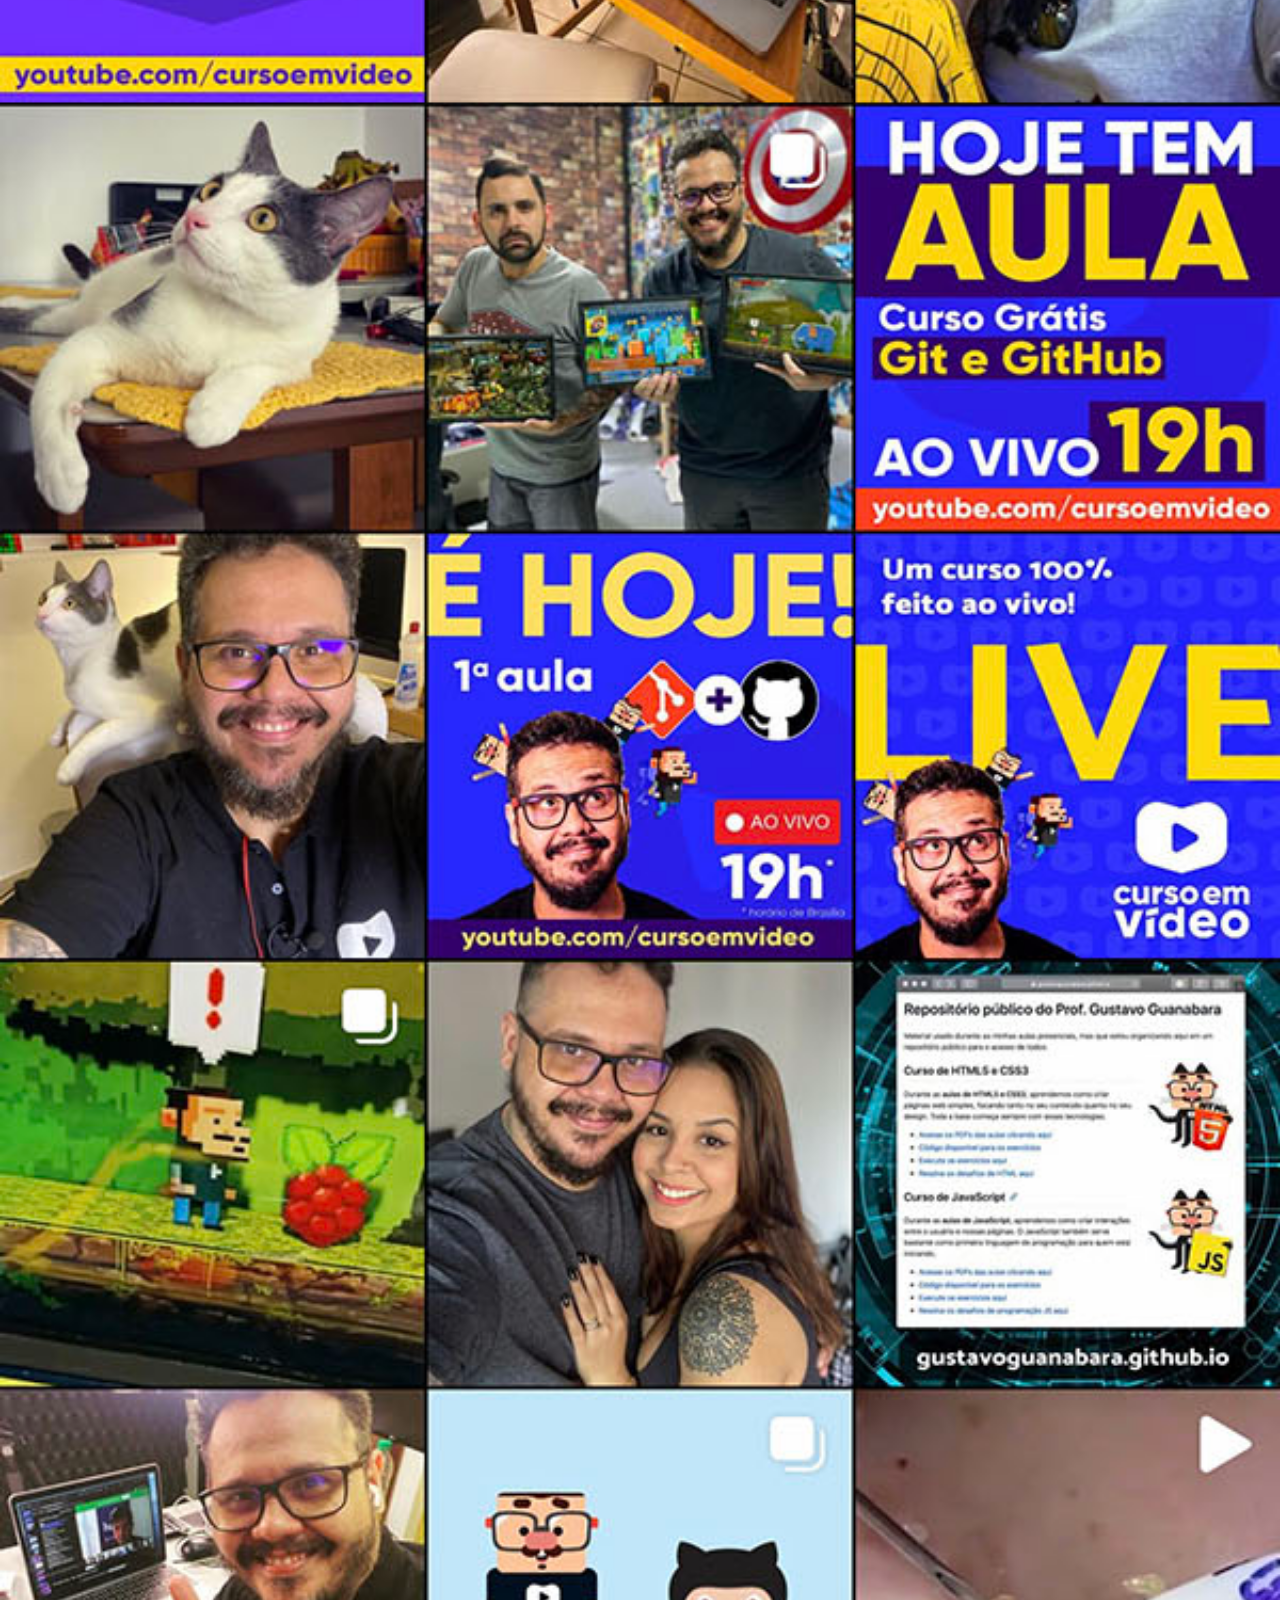
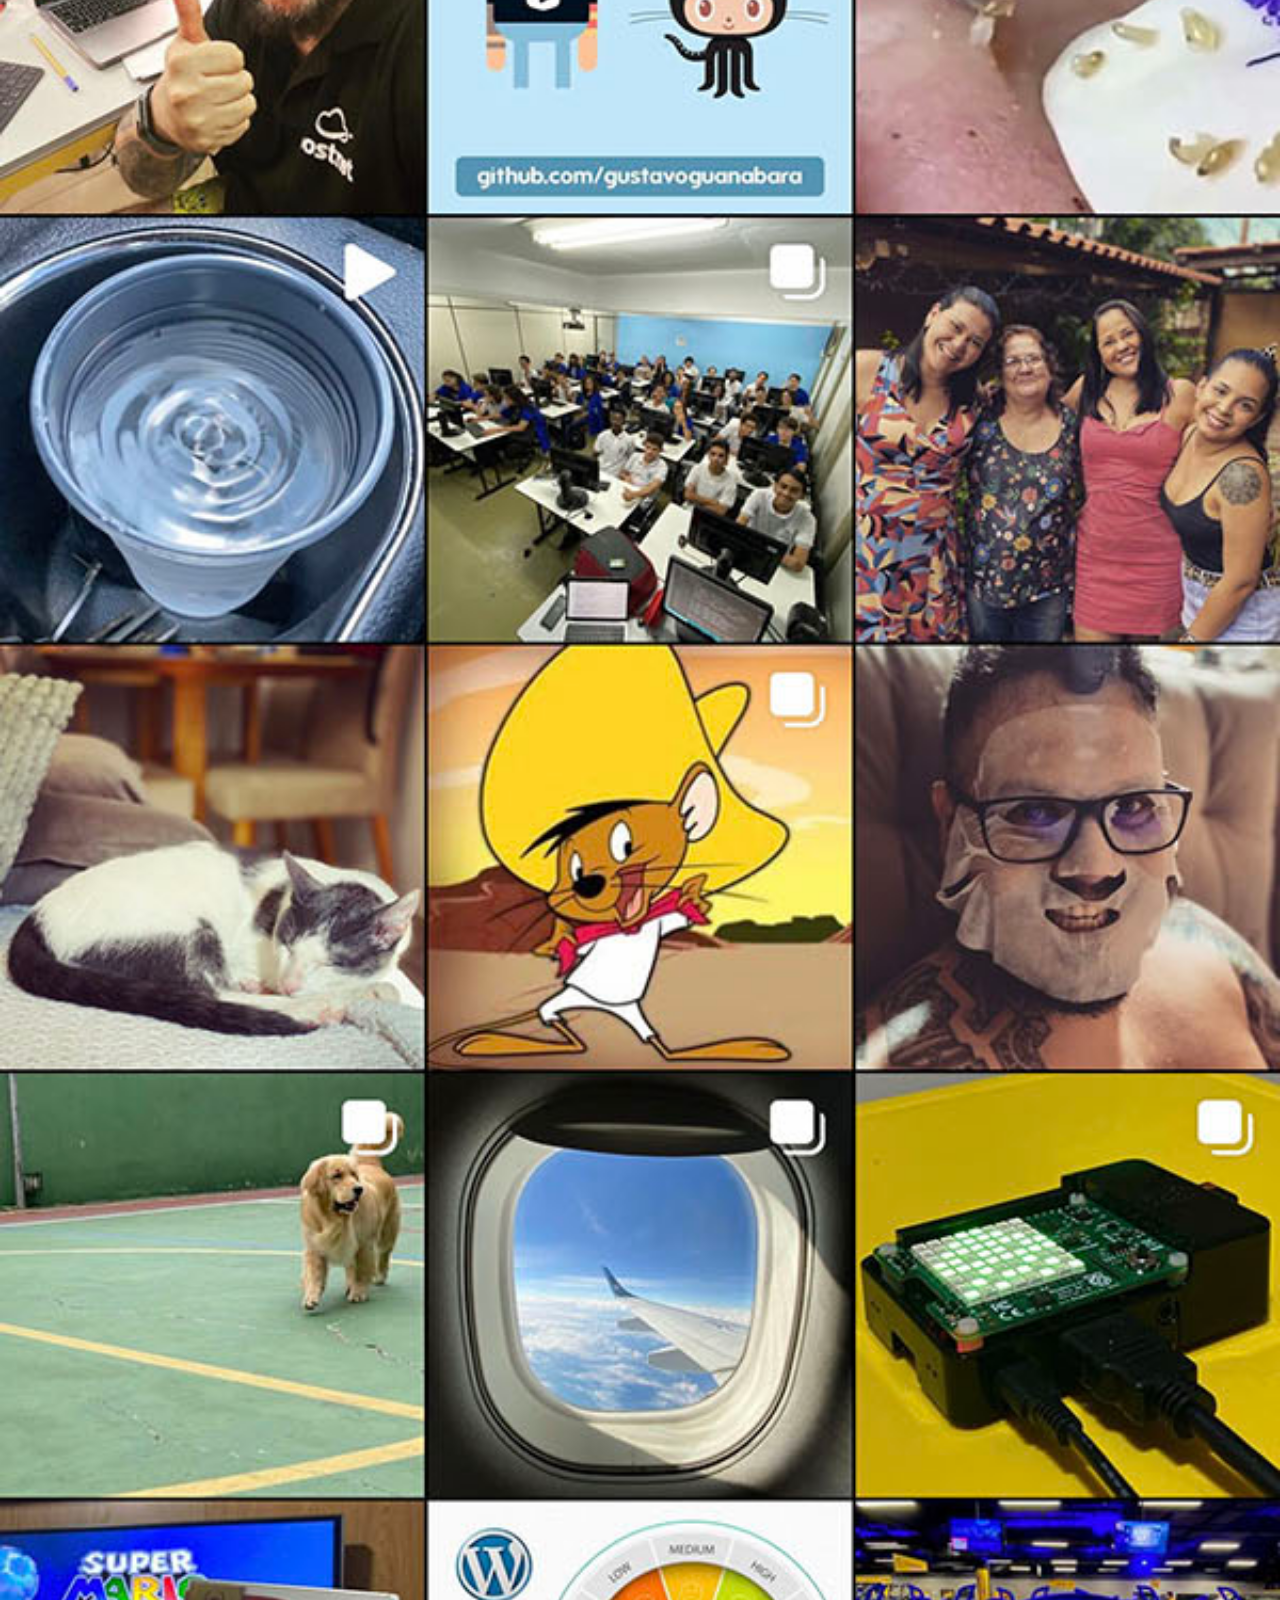
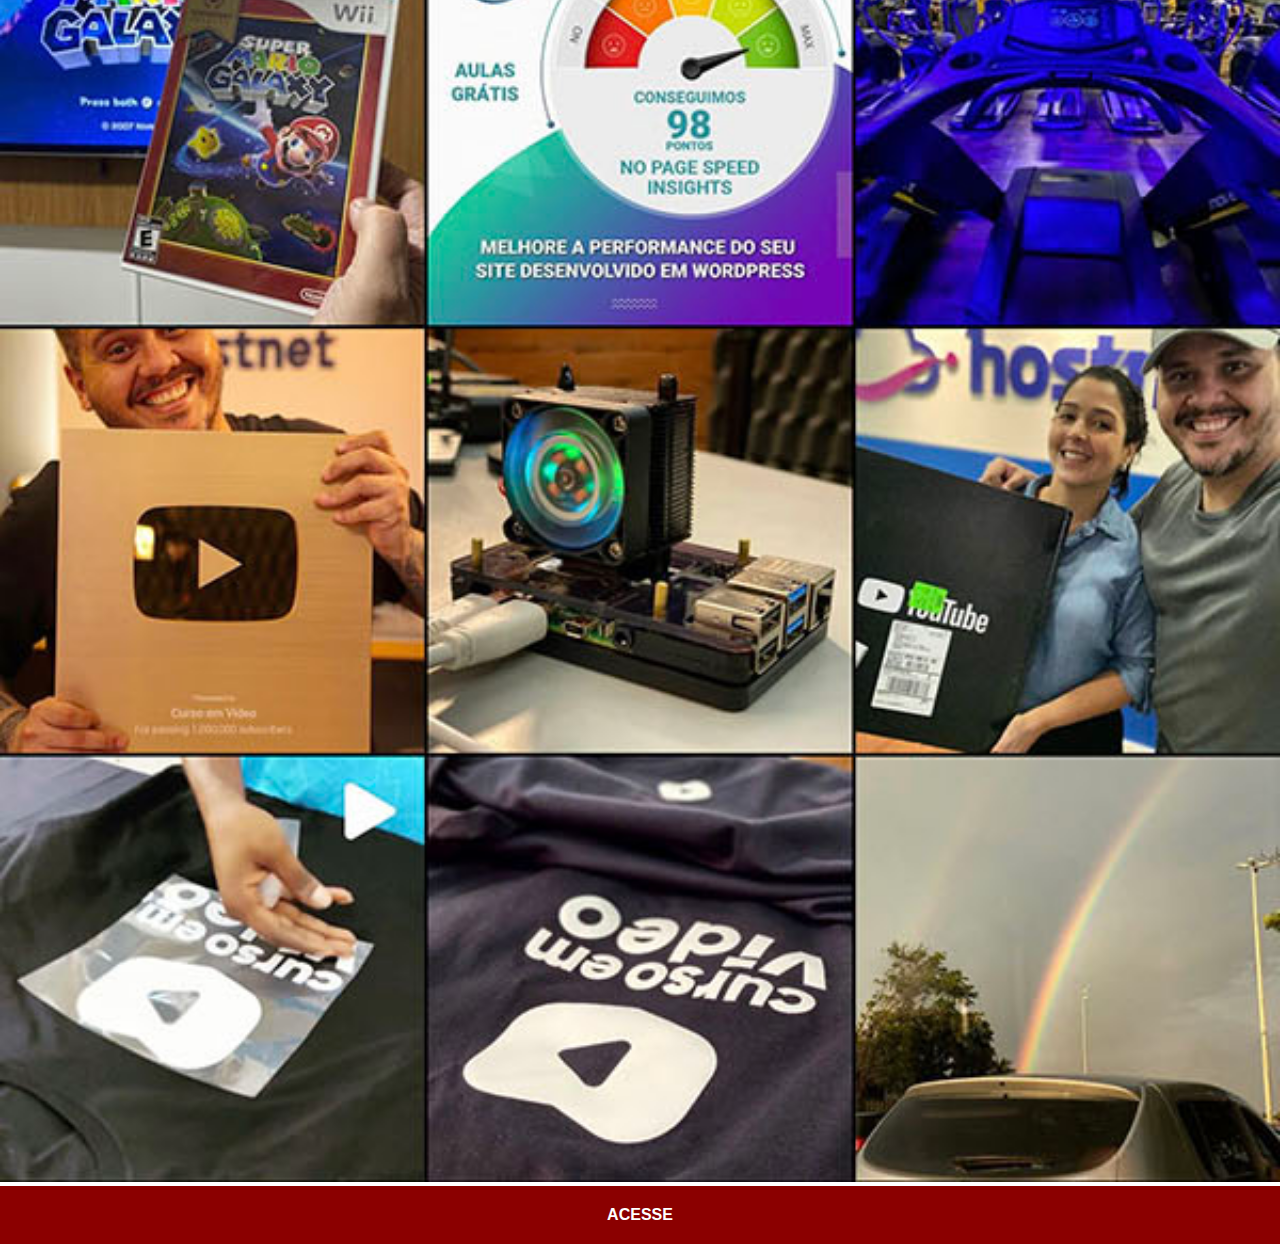
<file: instagram.html>
<!DOCTYPE html>
<html lang="pt-br">
<head>
    <meta charset="UTF-8">
    <meta http-equiv="X-UA-Compatible" content="IE=edge">
    <meta name="viewport" content="width=device-width, initial-scale=1.0">
    <title>instagram</title>
    <link rel="stylesheet" href="social.css">
</head>
<body>
    <img src="imagens/tela-instagram.jpg" alt="instagram">
    <a href="https://www.instagram.com/" target="_blank">ACESSE</a>
    
</body>
</html>
</file>
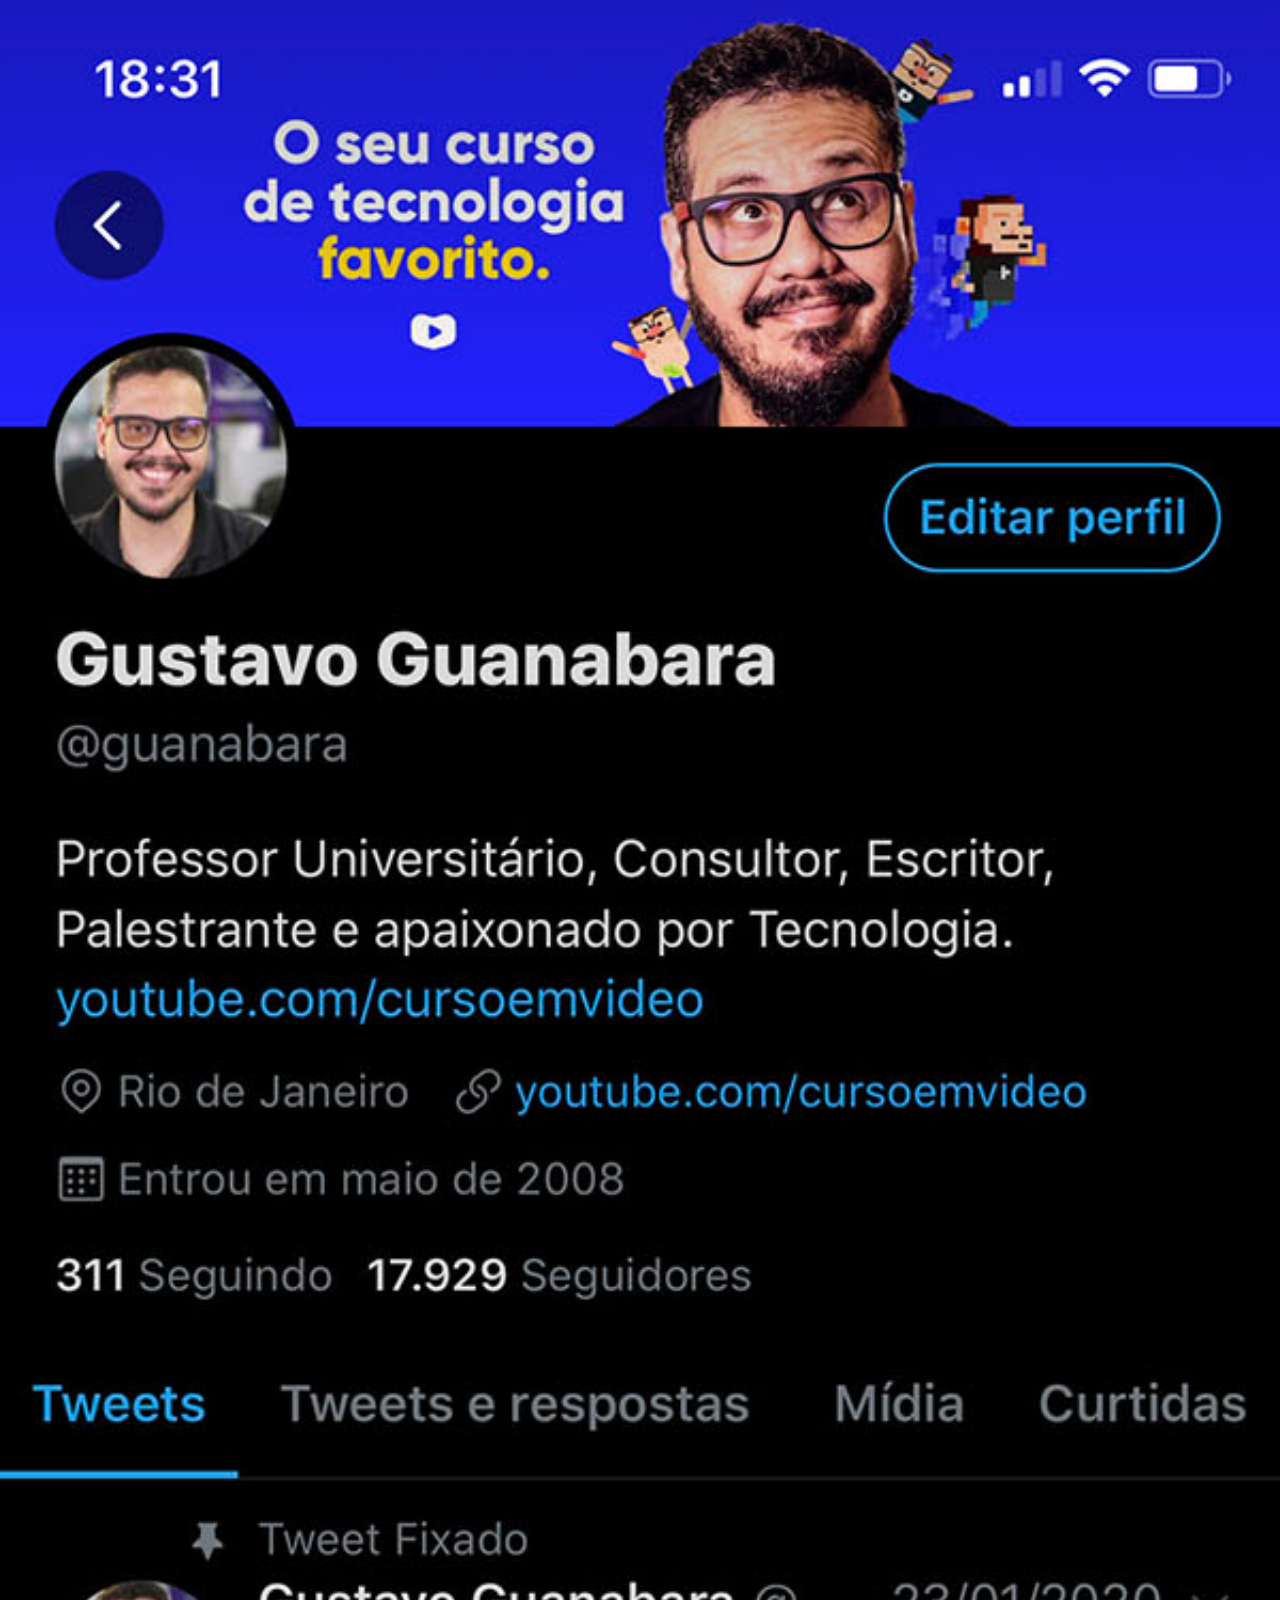
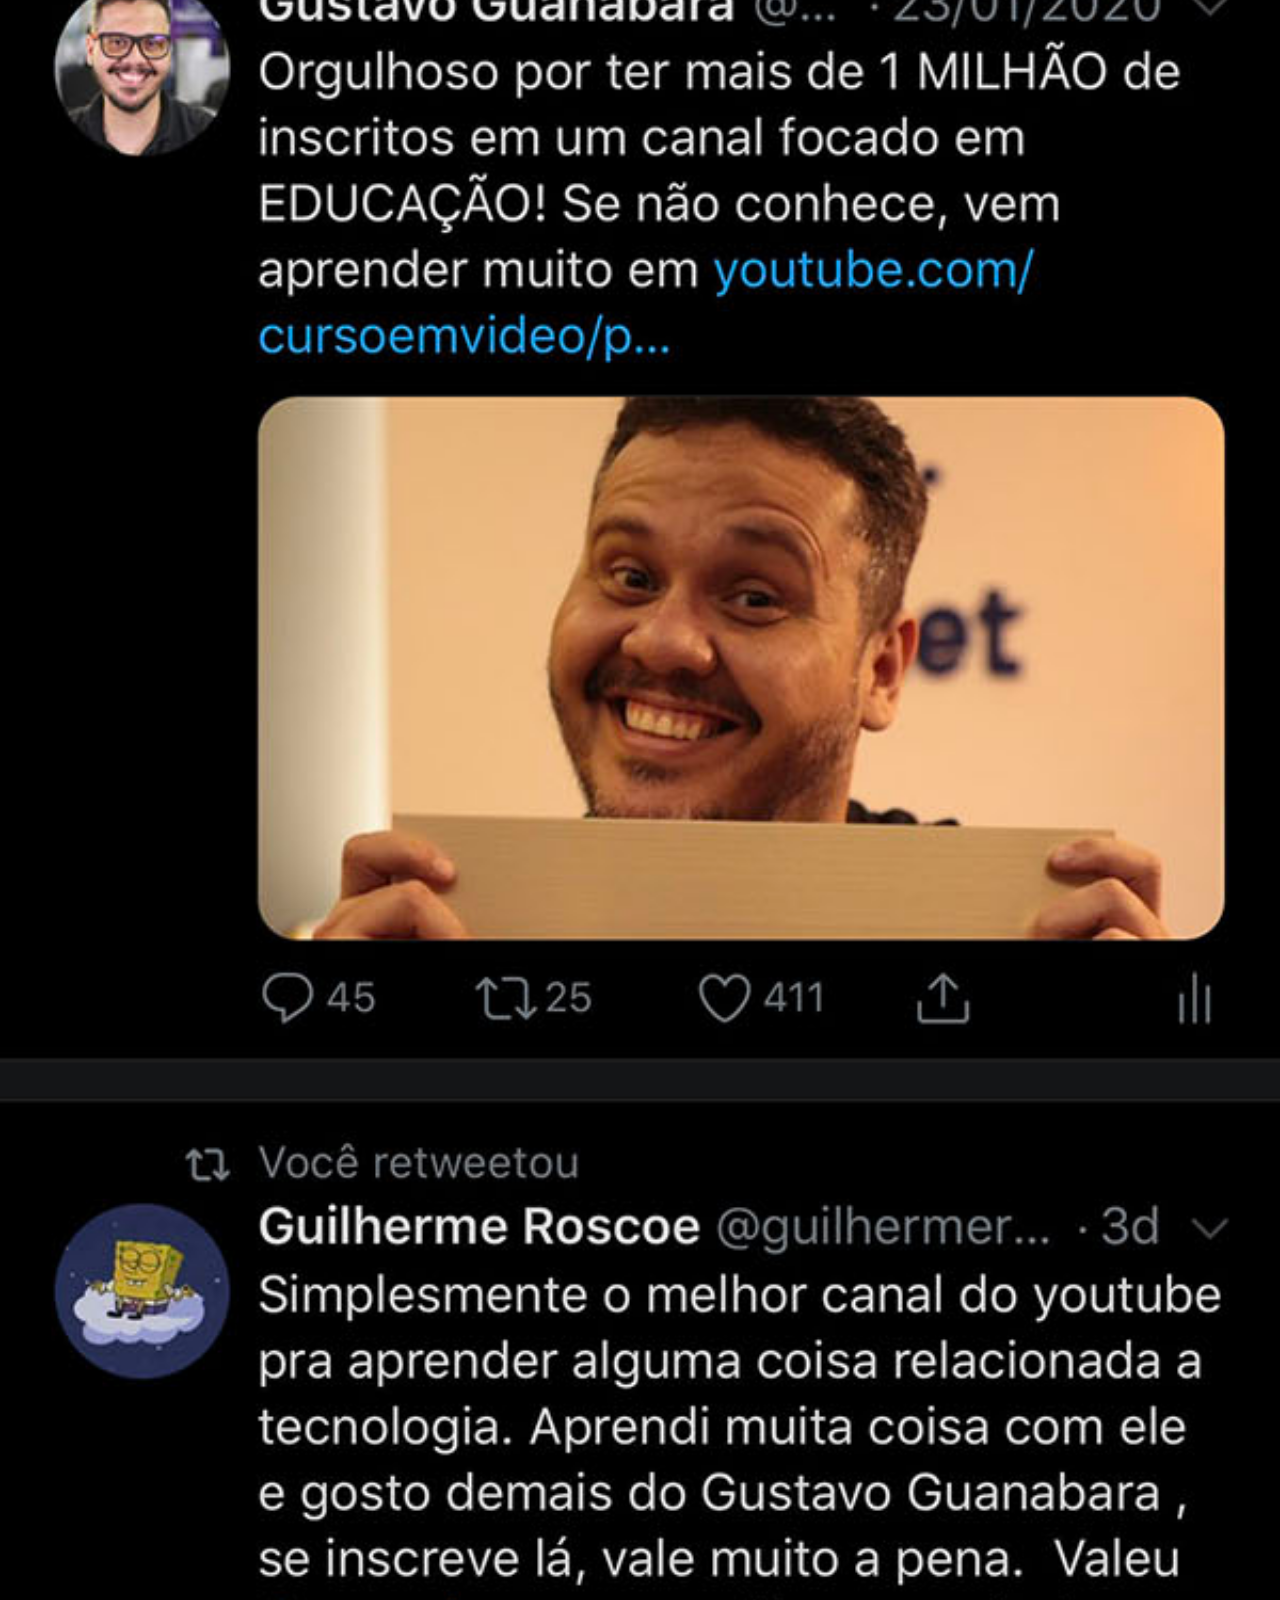
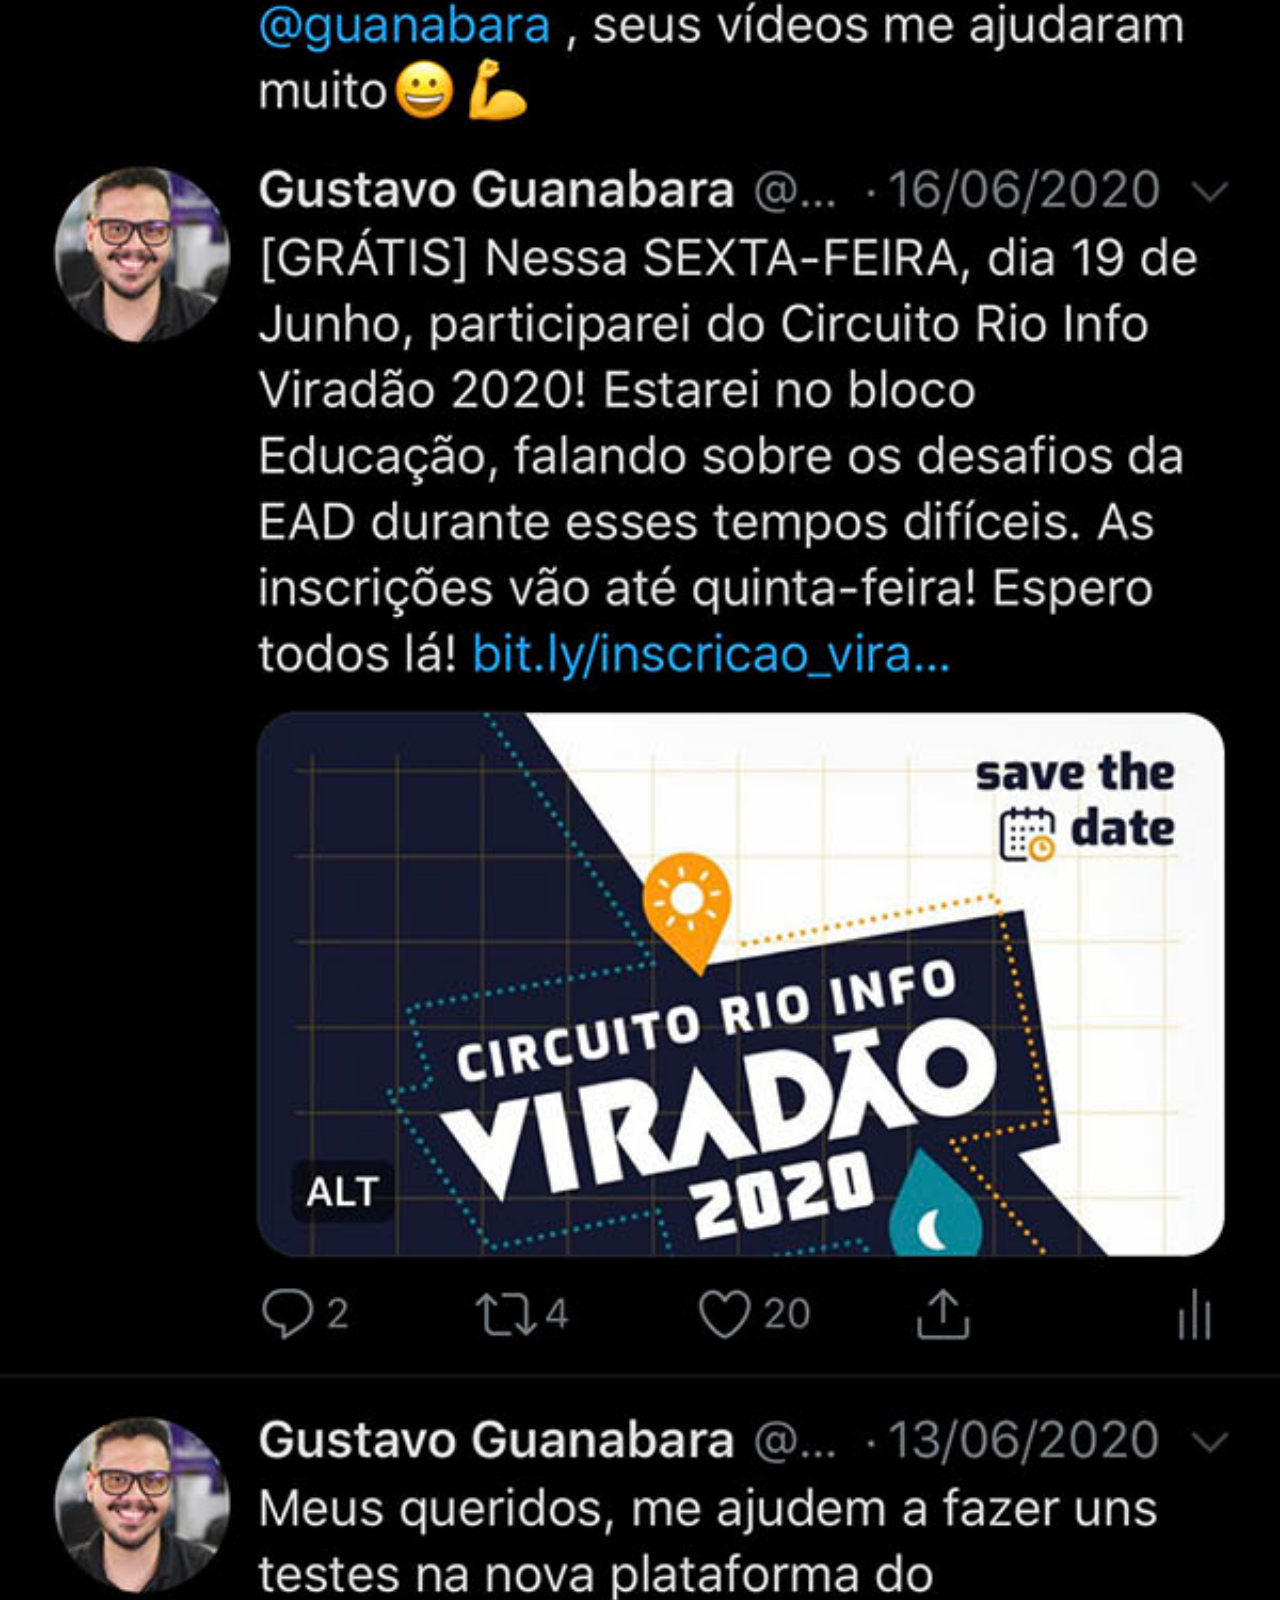
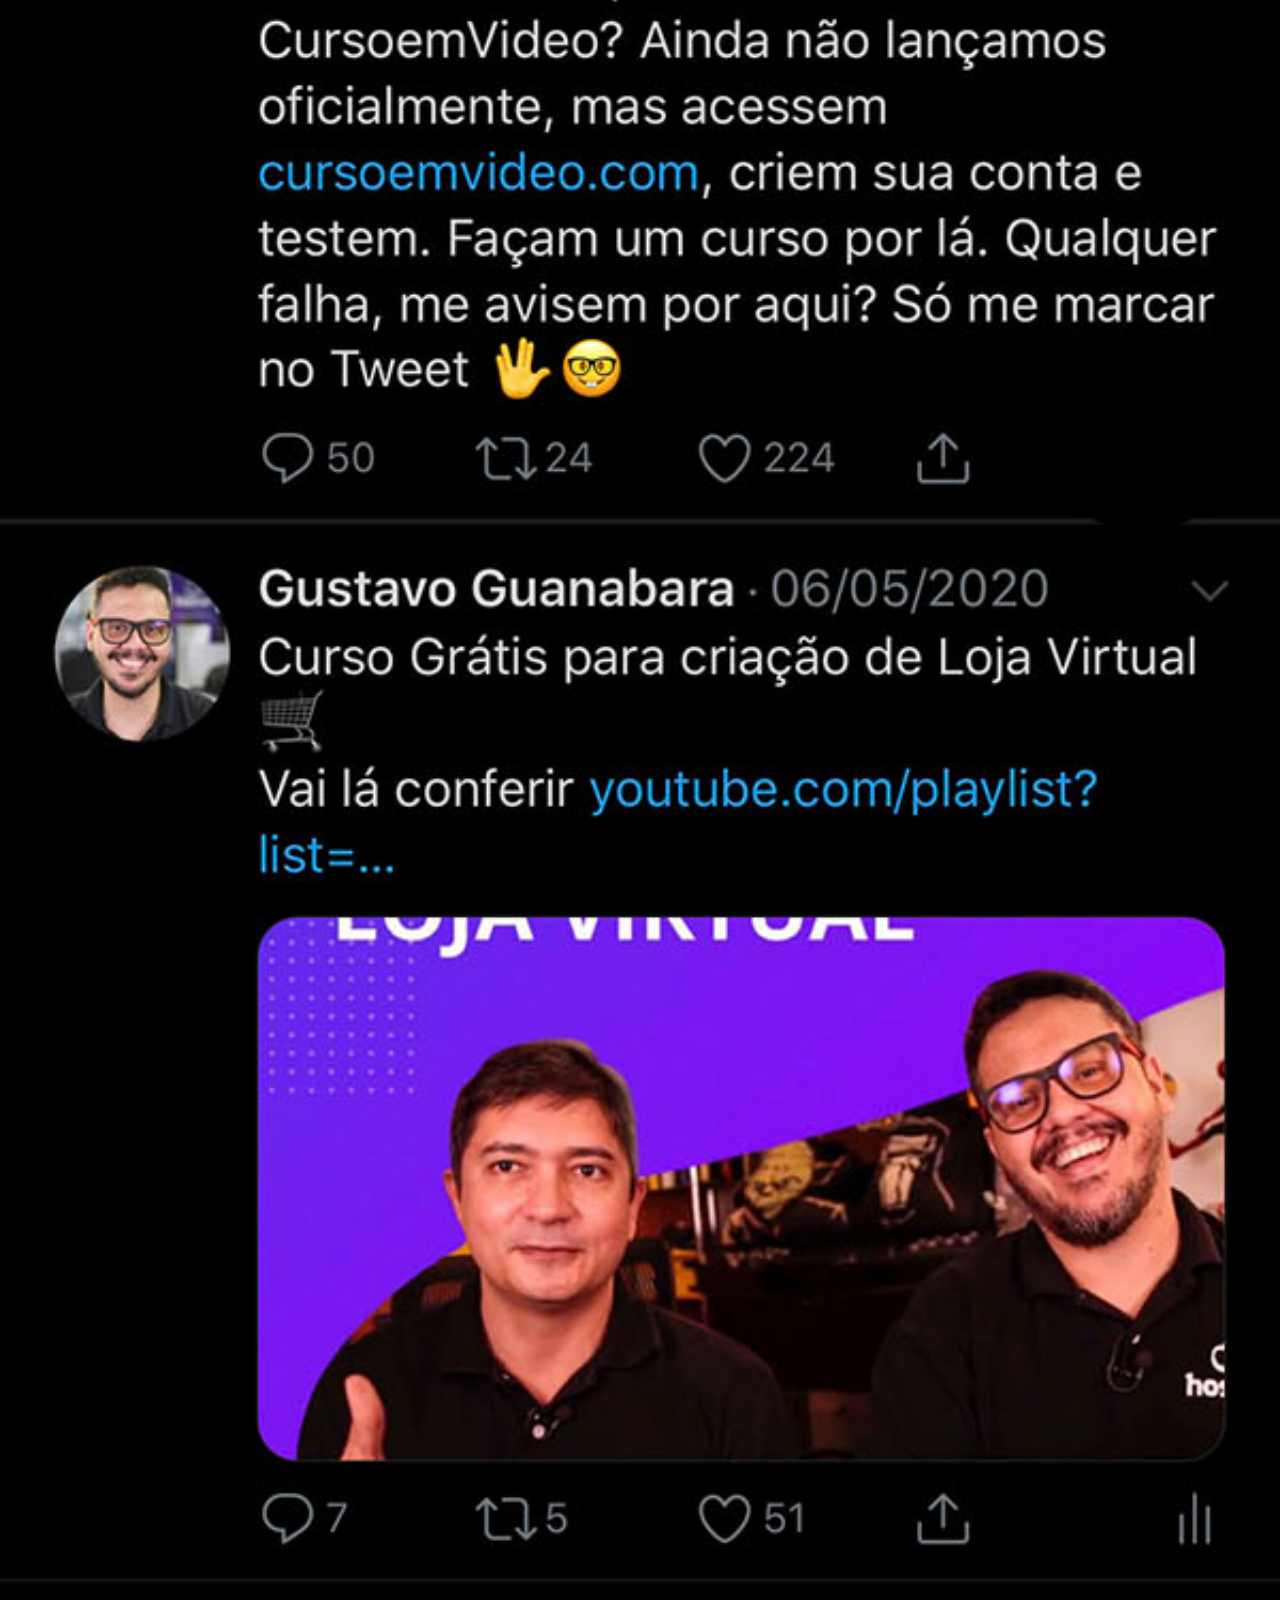
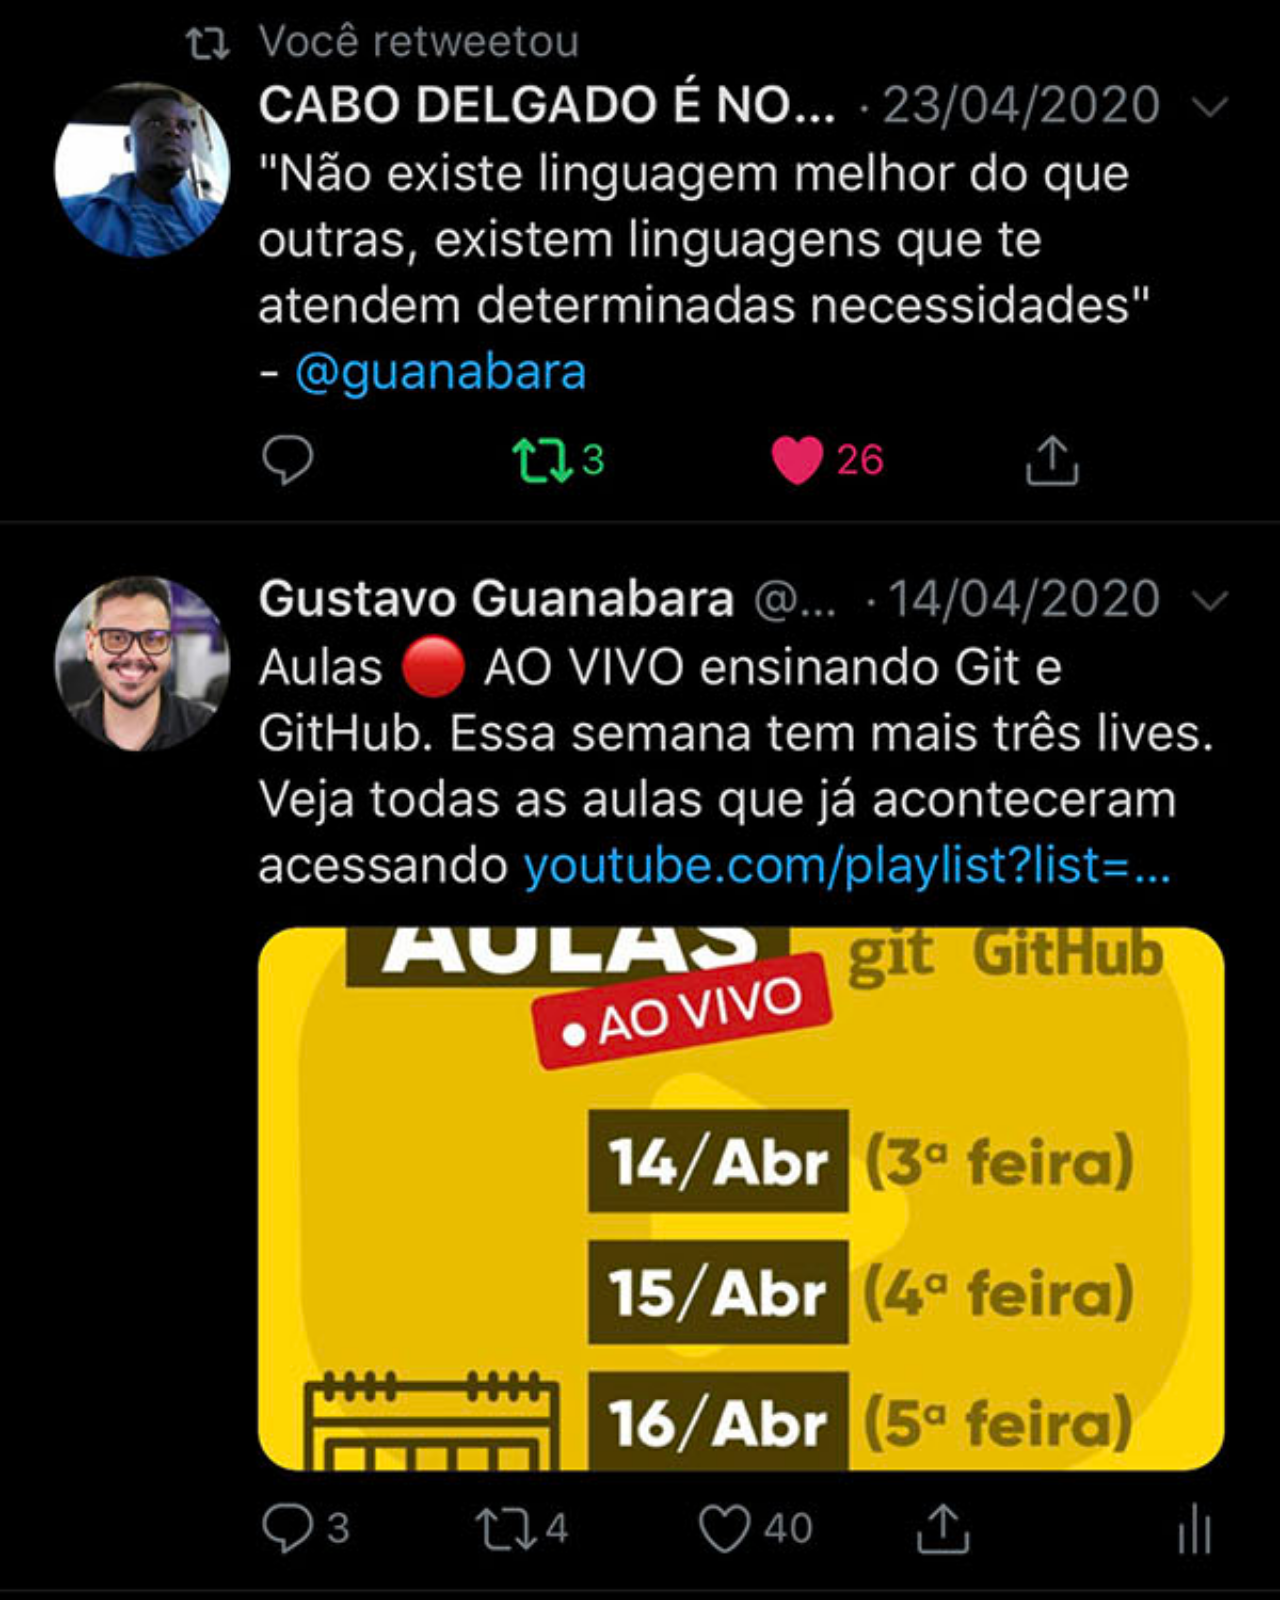
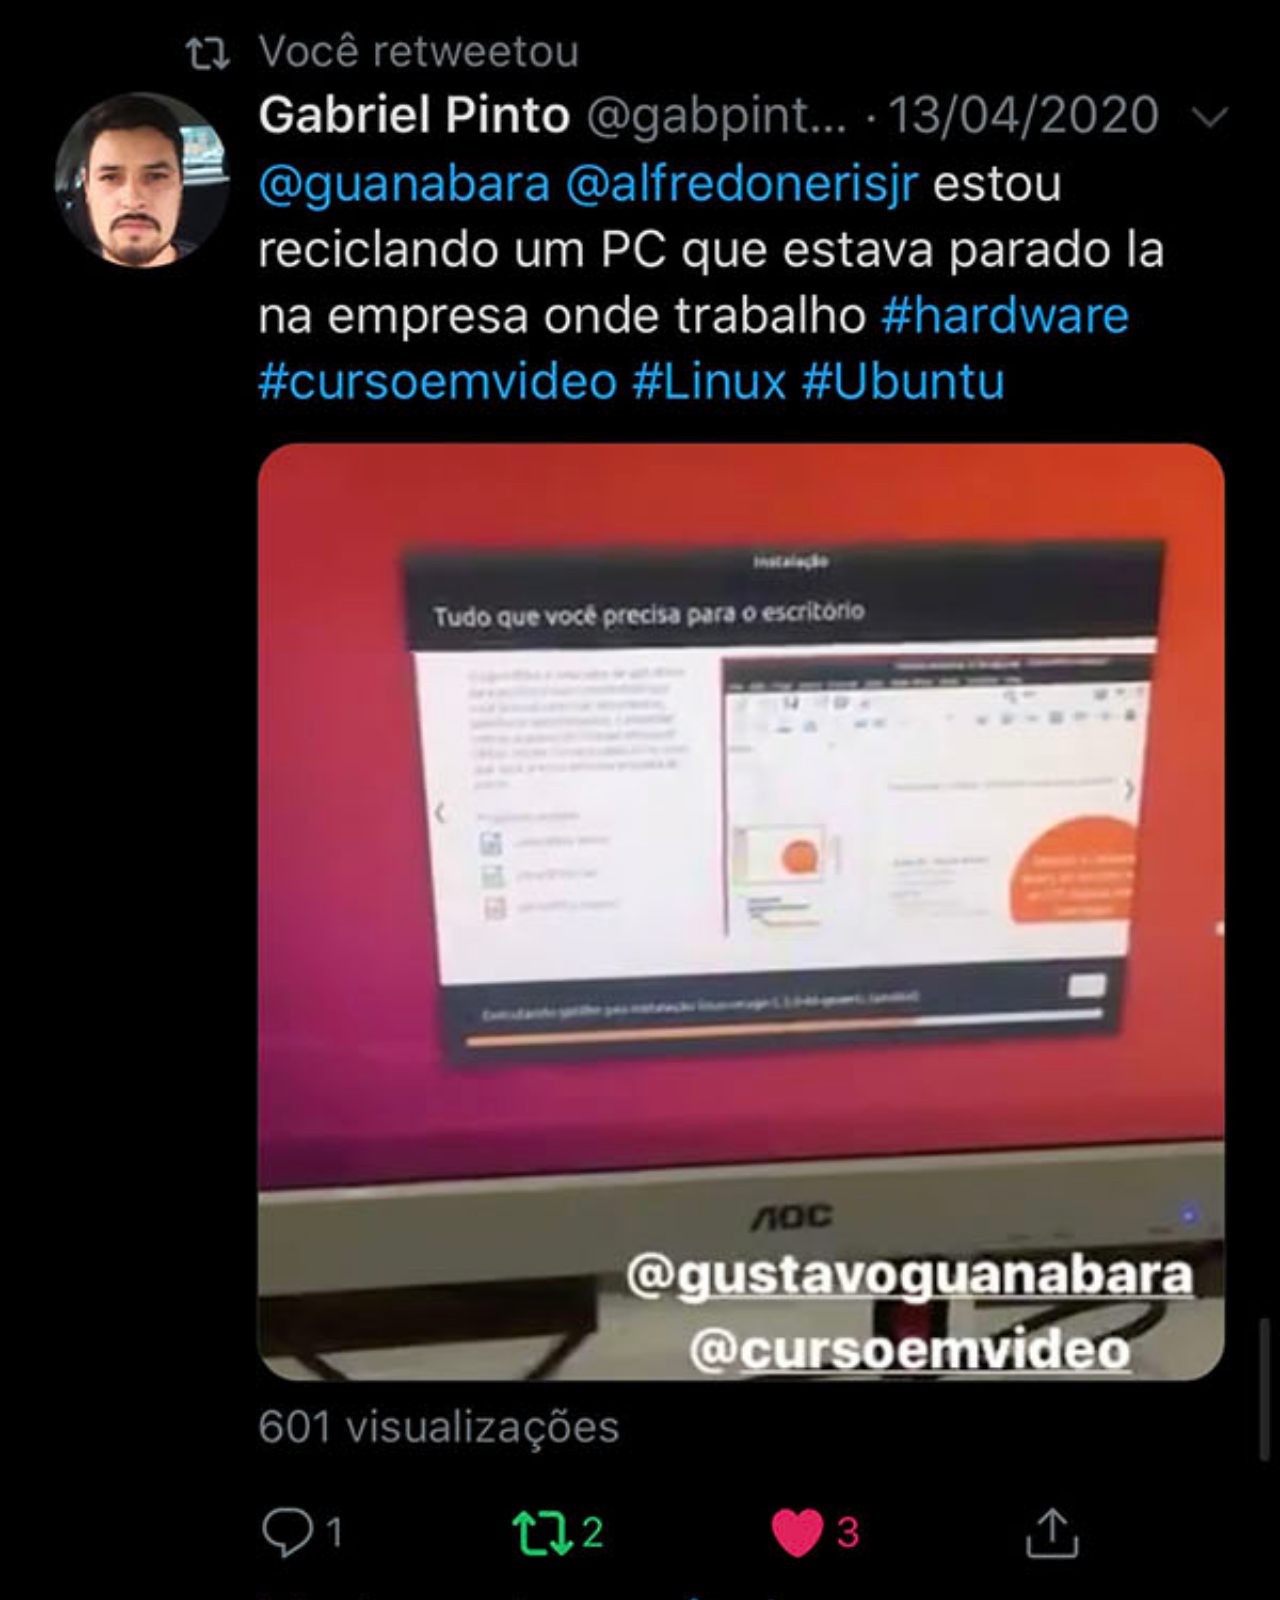
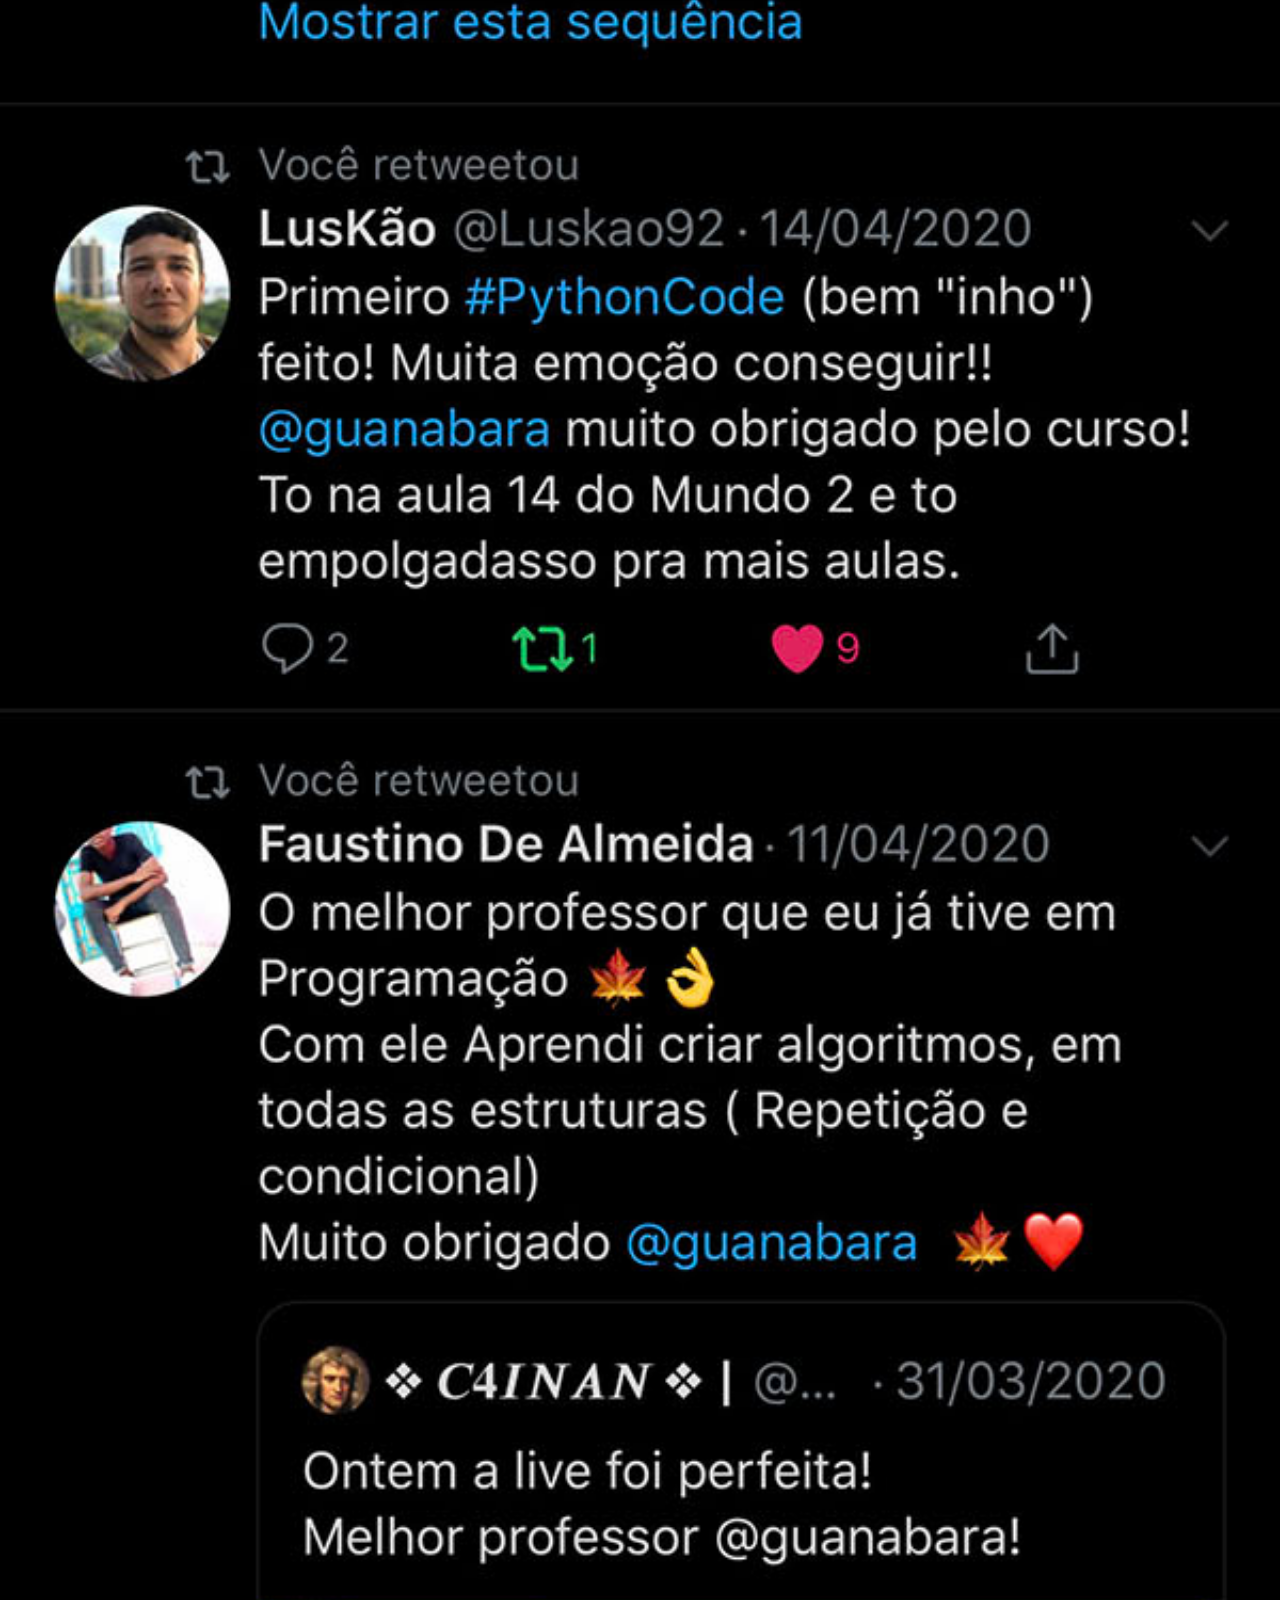
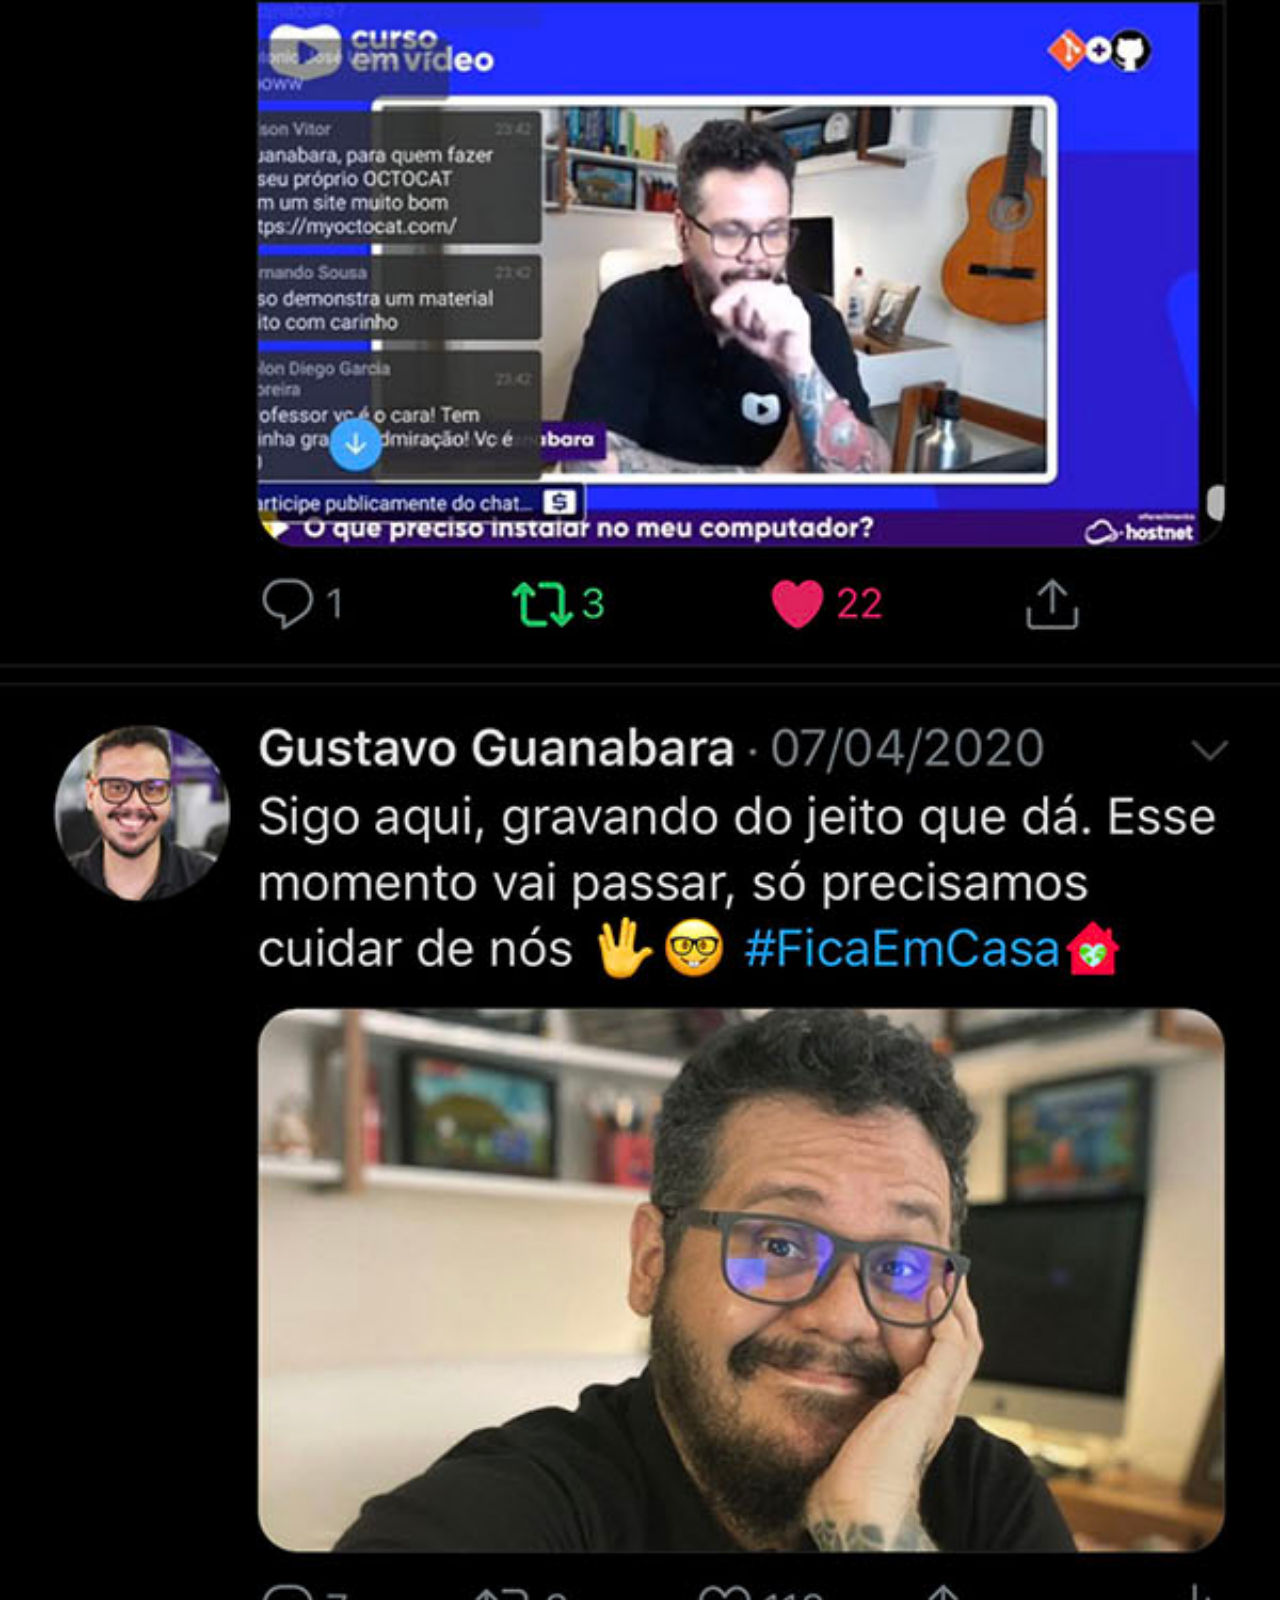
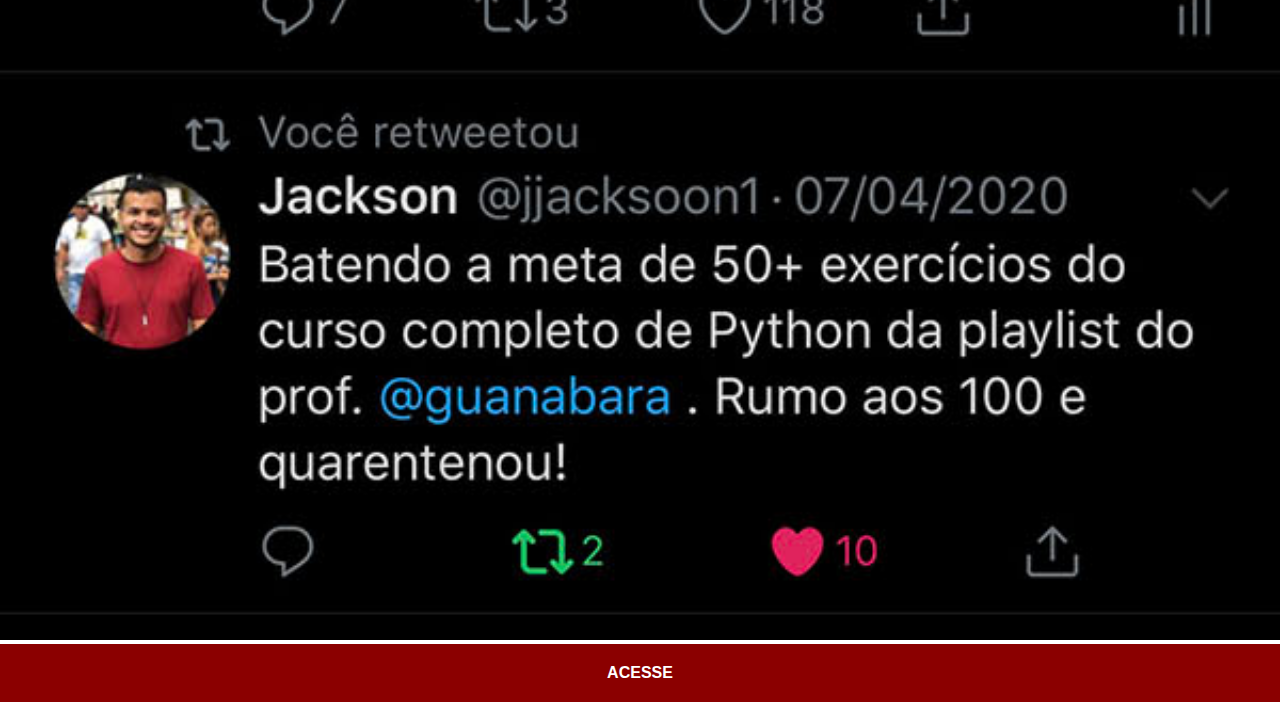
<file: twitter.html>
<!DOCTYPE html>
<html lang="pt-br">
<head>
    <meta charset="UTF-8">
    <meta http-equiv="X-UA-Compatible" content="IE=edge">
    <meta name="viewport" content="width=device-width, initial-scale=1.0">
    <title>twitter</title>
    <link rel="stylesheet" href="social.css">
</head>
<body>
    <img src="imagens/tela-twitter.jpg" alt="twitter">
    <a href="https://twitter.com/i/flow/login?input_flow_data=%7B%22requested_variant%22%3A%22eyJsYW5nIjoicHQifQ%3D%3D%22%7D" target="_blank">ACESSE</a>
    
</body>
</html>
</file>
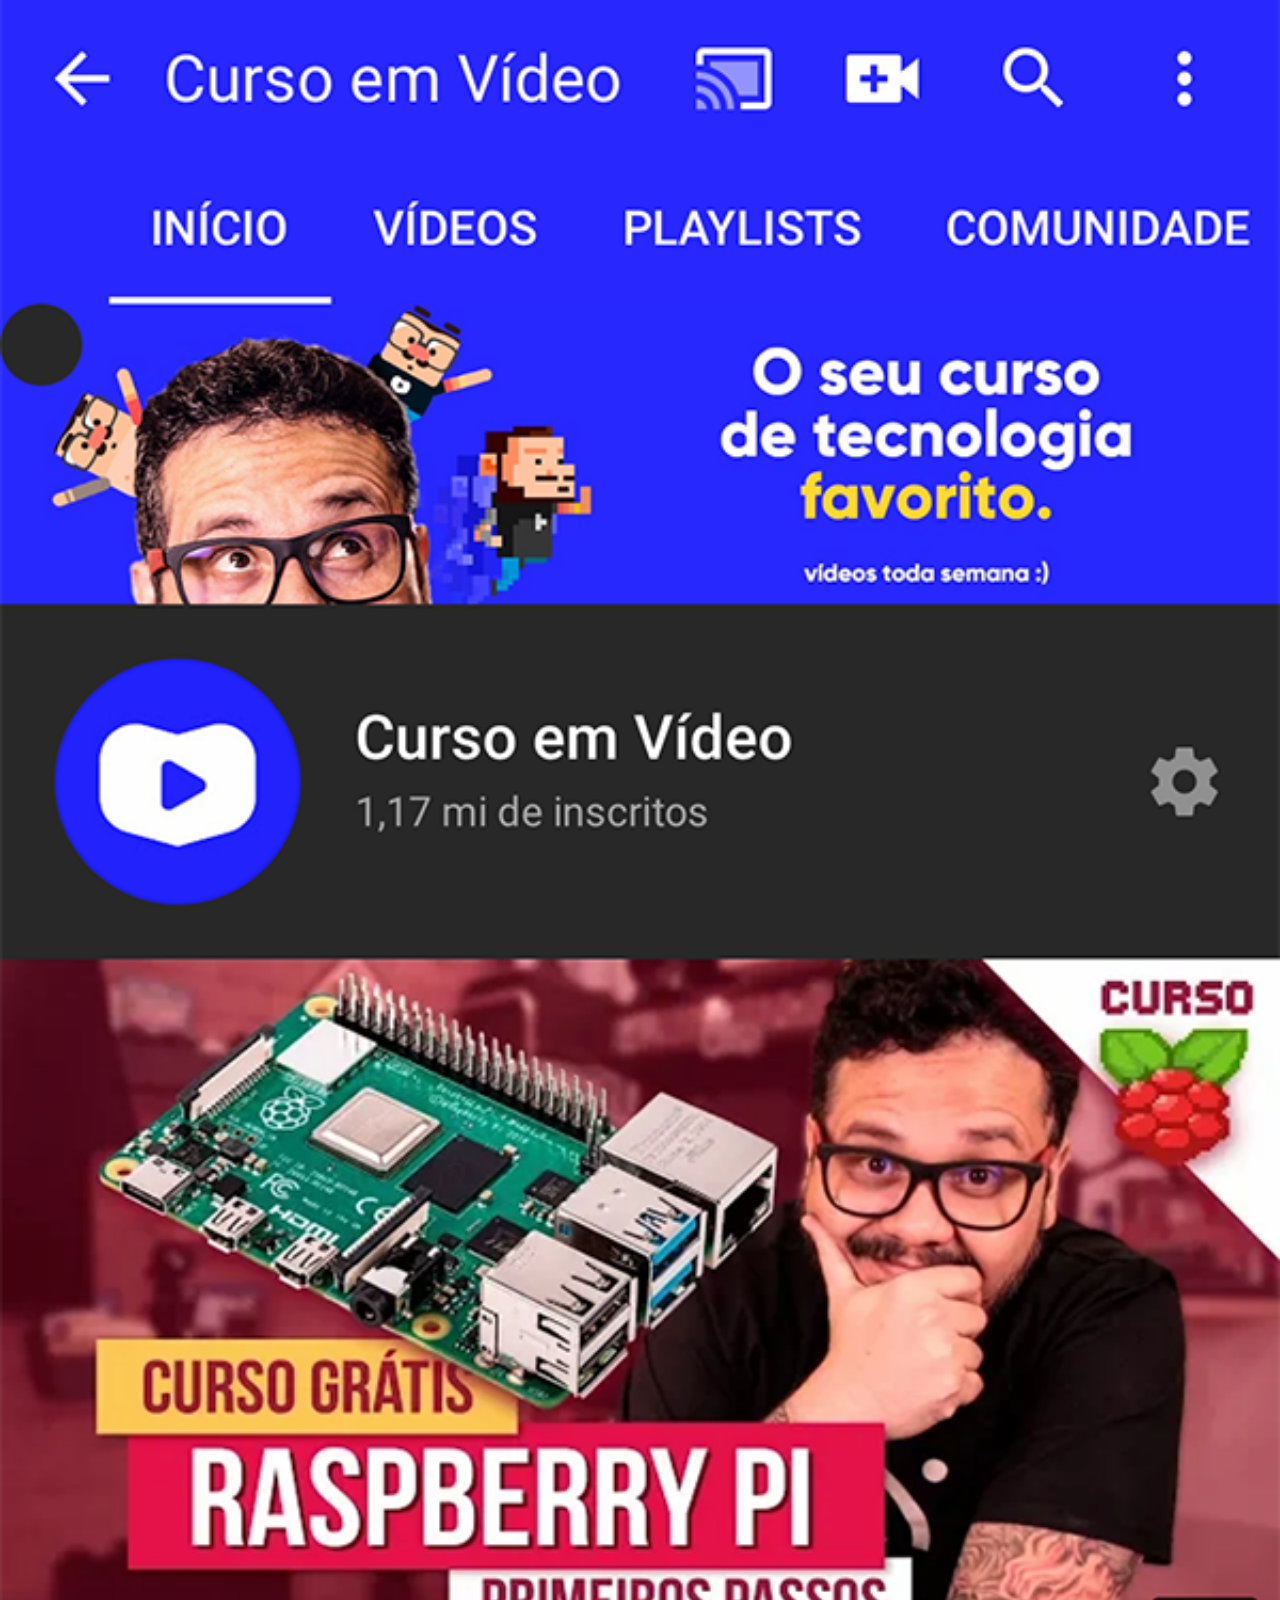
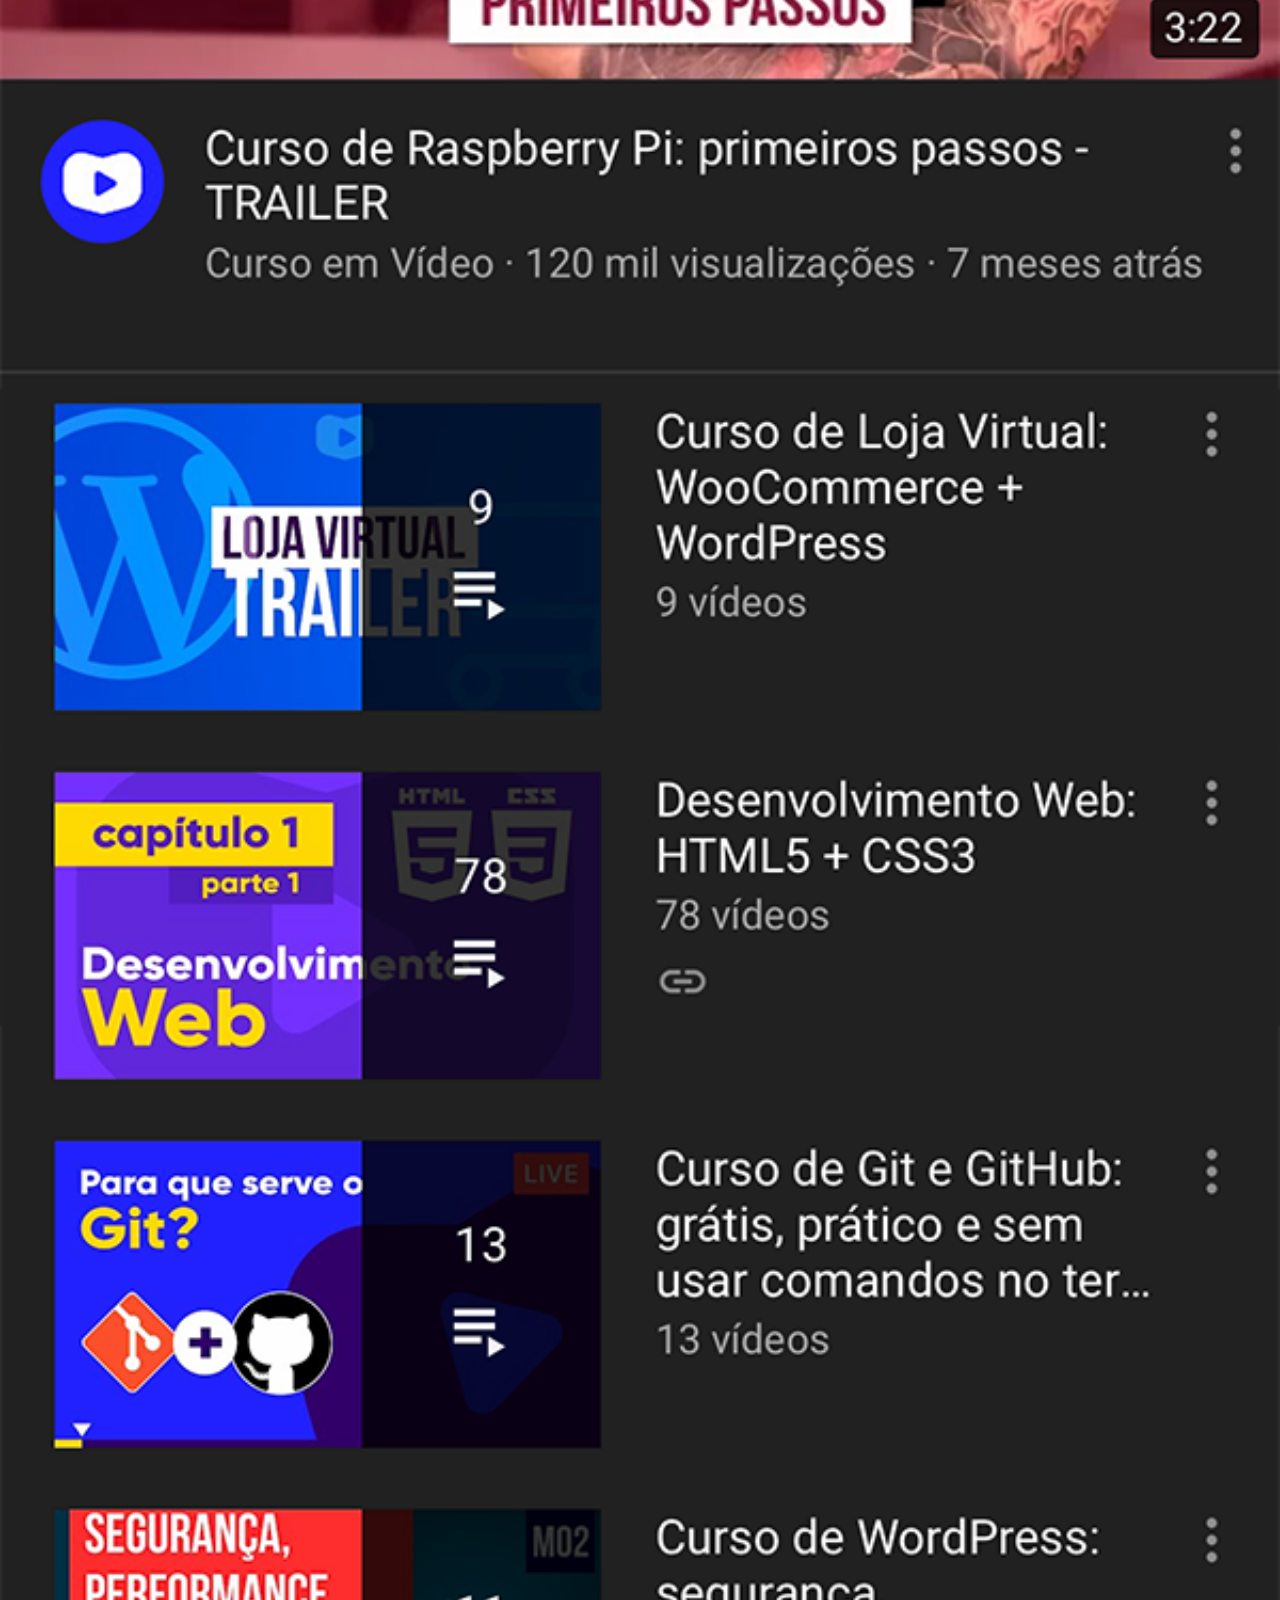
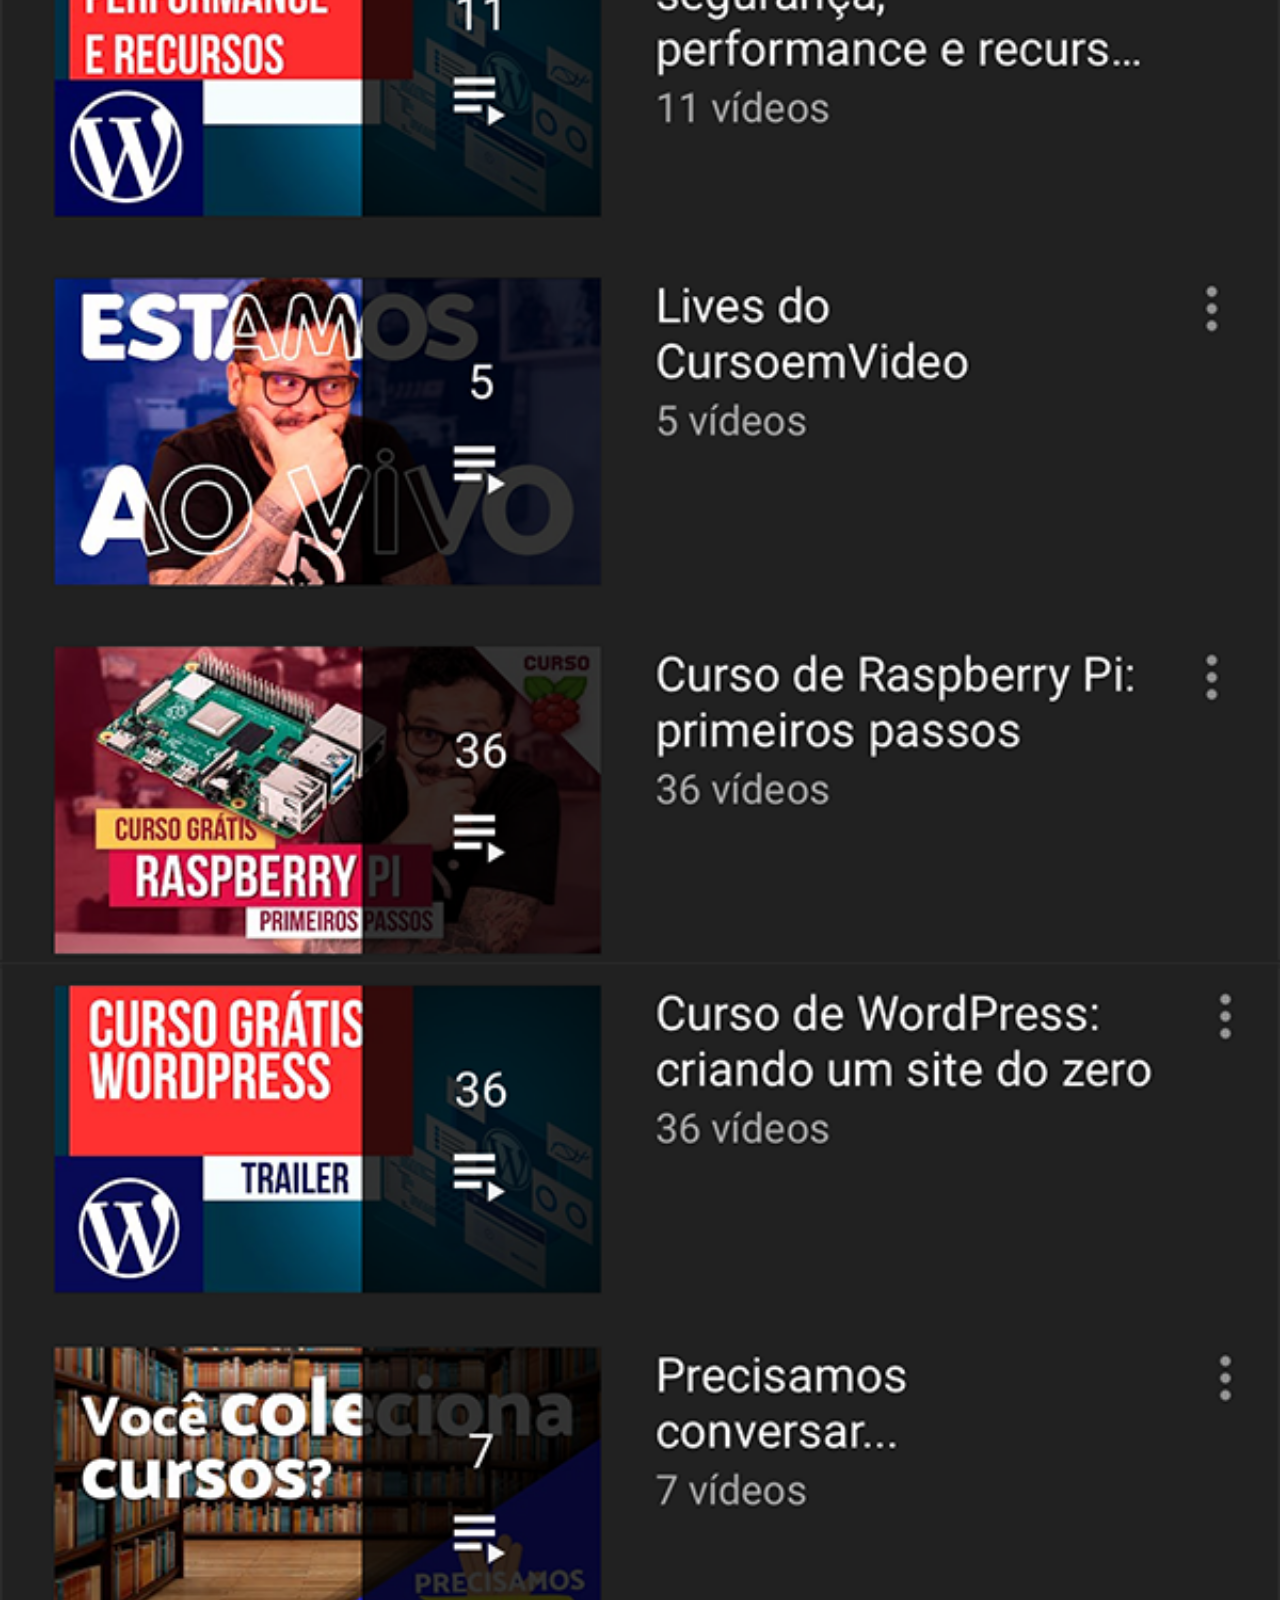
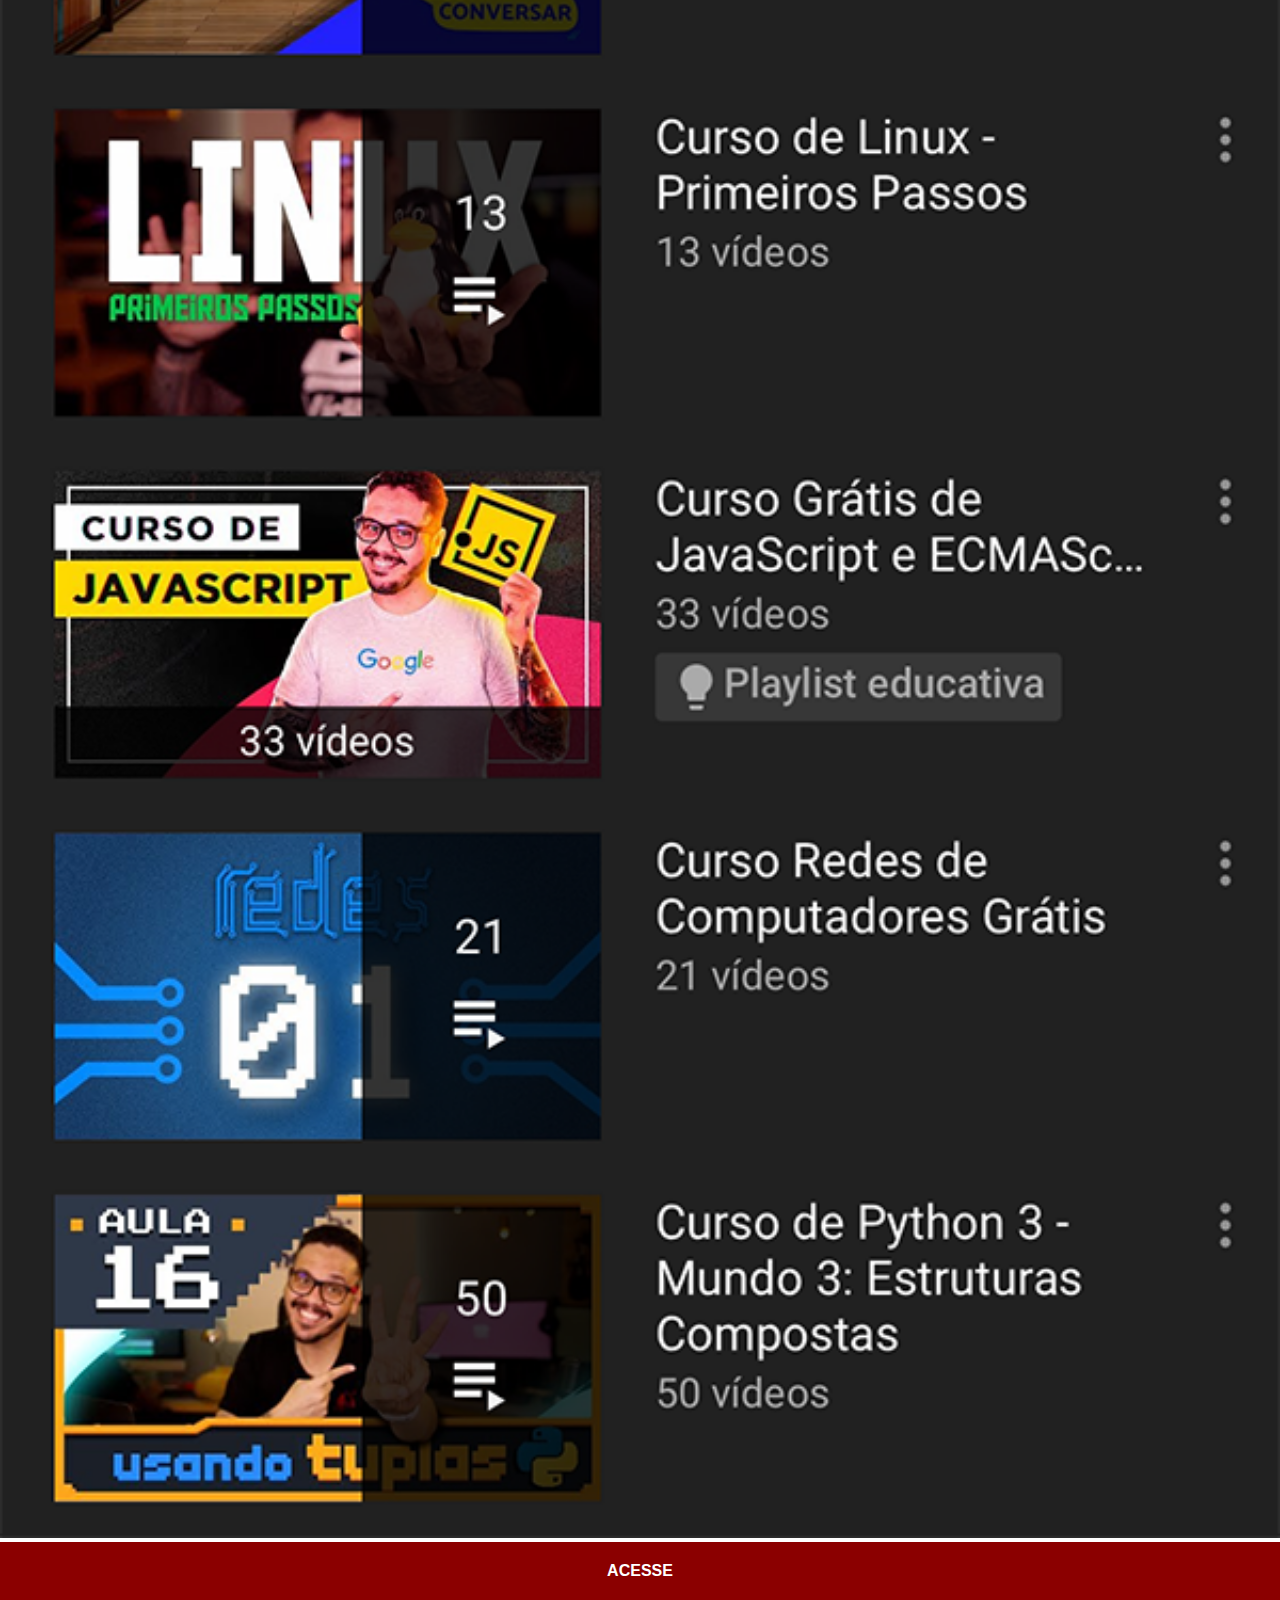
<file: youtube.html>
<!DOCTYPE html>
<html lang="pt-br">
<head>
    <meta charset="UTF-8">
    <meta http-equiv="X-UA-Compatible" content="IE=edge">
    <meta name="viewport" content="width=device-width, initial-scale=1.0">
    <title>youtube</title>
    <link rel="stylesheet" href="social.css">
</head>
<body>
    <img src="imagens/tela-youtube.png" alt="Youtube">
    <a href="https://www.youtube.com/c/CursoemV%C3%ADdeo" target="_blanket">ACESSE</a>
    
</body>
</html>
</file>
<file: style.css>
@charset "utf-8";

* {
    margin: 0px;
    padding: 0px;
    font-family: Arial, Helvetica, sans-serif;
}
html, body {
    height: 100vh;
    width: 100vw;
    background-color: black;
}
body {
    background: url('./imagens/fundo-madeira.jpg');
    background-size: cover;
    background-attachment: fixed;
}
main {
    position: relative;
    height: 100vh;
    
}

section#telefone {
    position: absolute;
    top: 50%;
    left: 50%;
    transform: translate(-50%, -50%);


    height: 627px;
    width: 311px;
    background:url('imagens/frame-iphone.png') no-repeat;
}
section#redessociais img {
    width: 50px;
    border-radius:50%;
    box-shadow:2px 2px 5px rgba(0, 0, 0, 0.306) ;

}
section#redessociais {
    text-align: right;

}
section#redessociais img:hover {
    border: 2px solid rgba(255, 255, 255, 0.035);
    
}
iframe#tela {
    position: relative;
    top: 80px;
    left: 22px;
    width: 267px;
    height: 472px;
}
</file>
<file: social.css>
@charset "UTF-8";
* {
    margin: 0px;
    padding: 0px;
    font-family: Arial, Helvetica, sans-serif;
}
::-webkit-scrollbar {
    width: 0px;
    height: 0px;
}
img{
    width: 100vw;



}
a {
    display: block;
    background-color: darkred;
    color:white;
    padding: 20px;
    text-align: center;
    font-weight: bolder;
    text-decoration: none;

}
a:hover {
    background-color: red;
    

}
</file>
